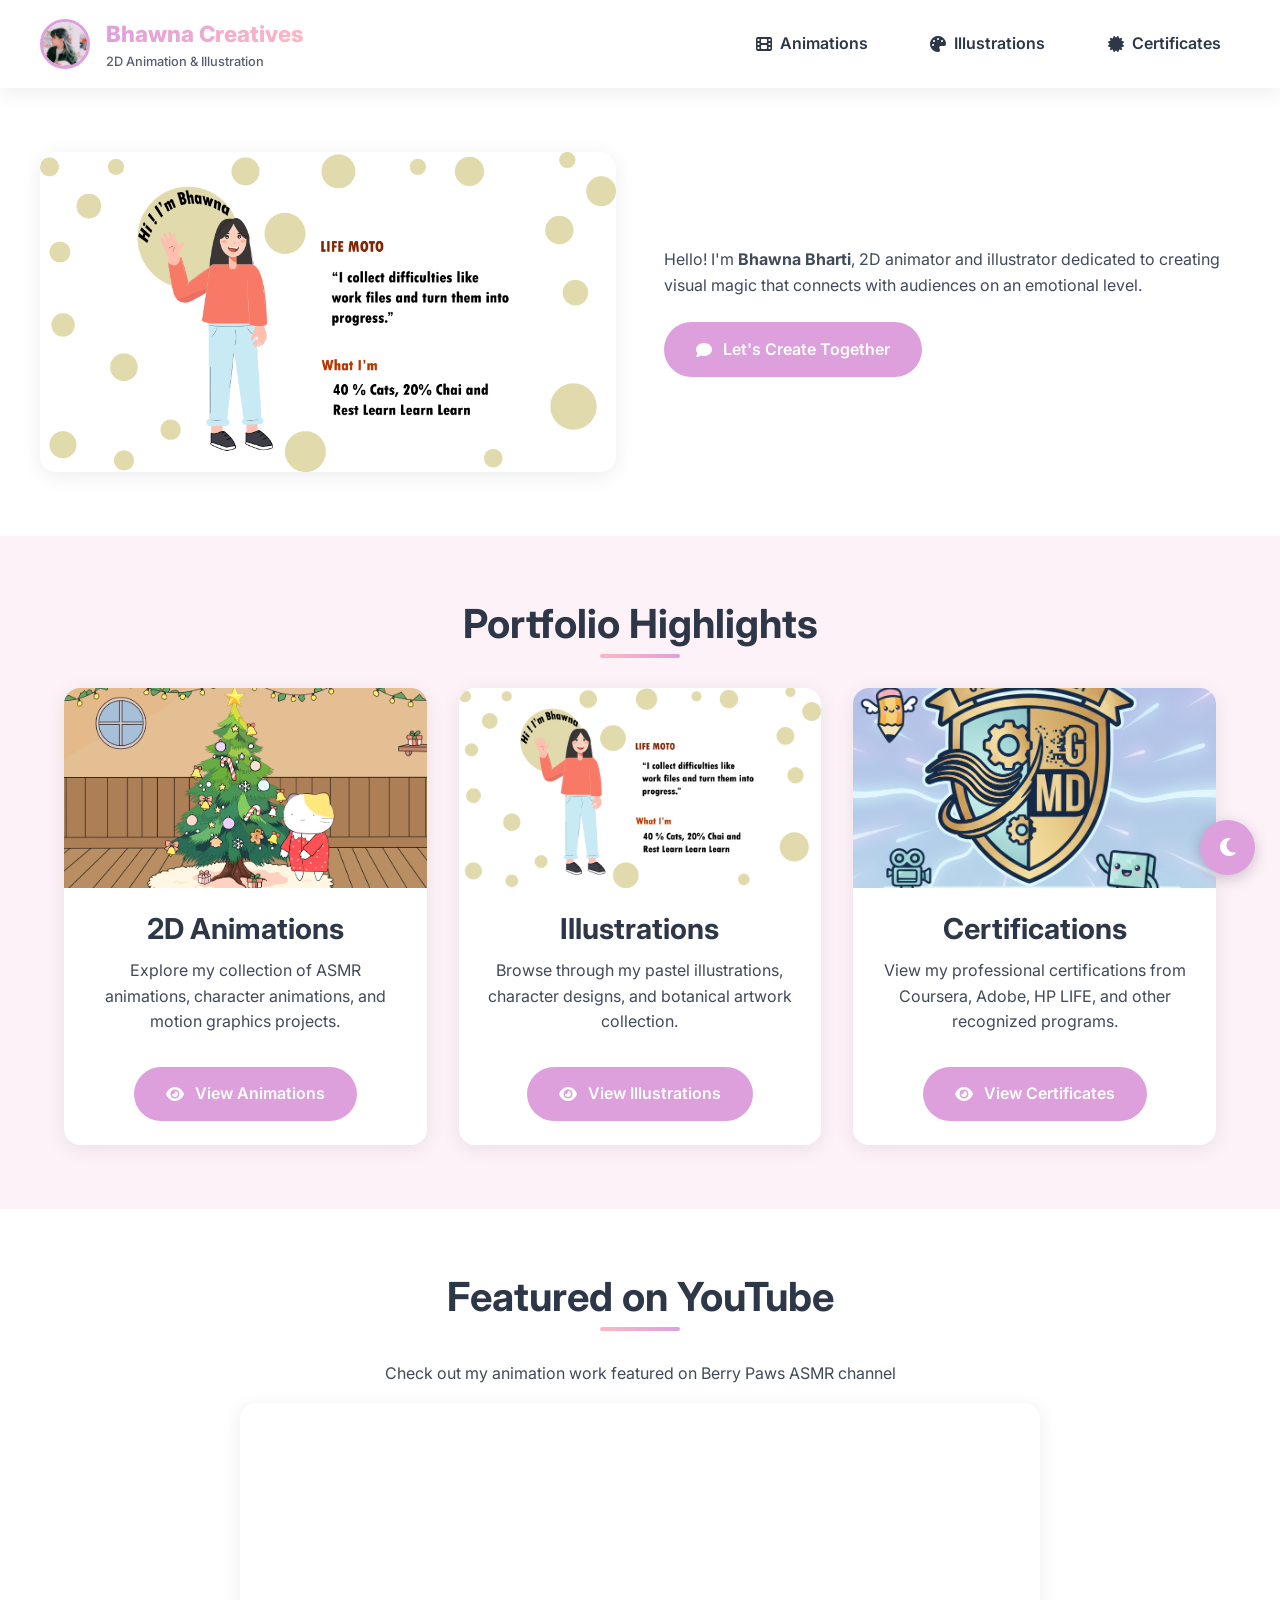
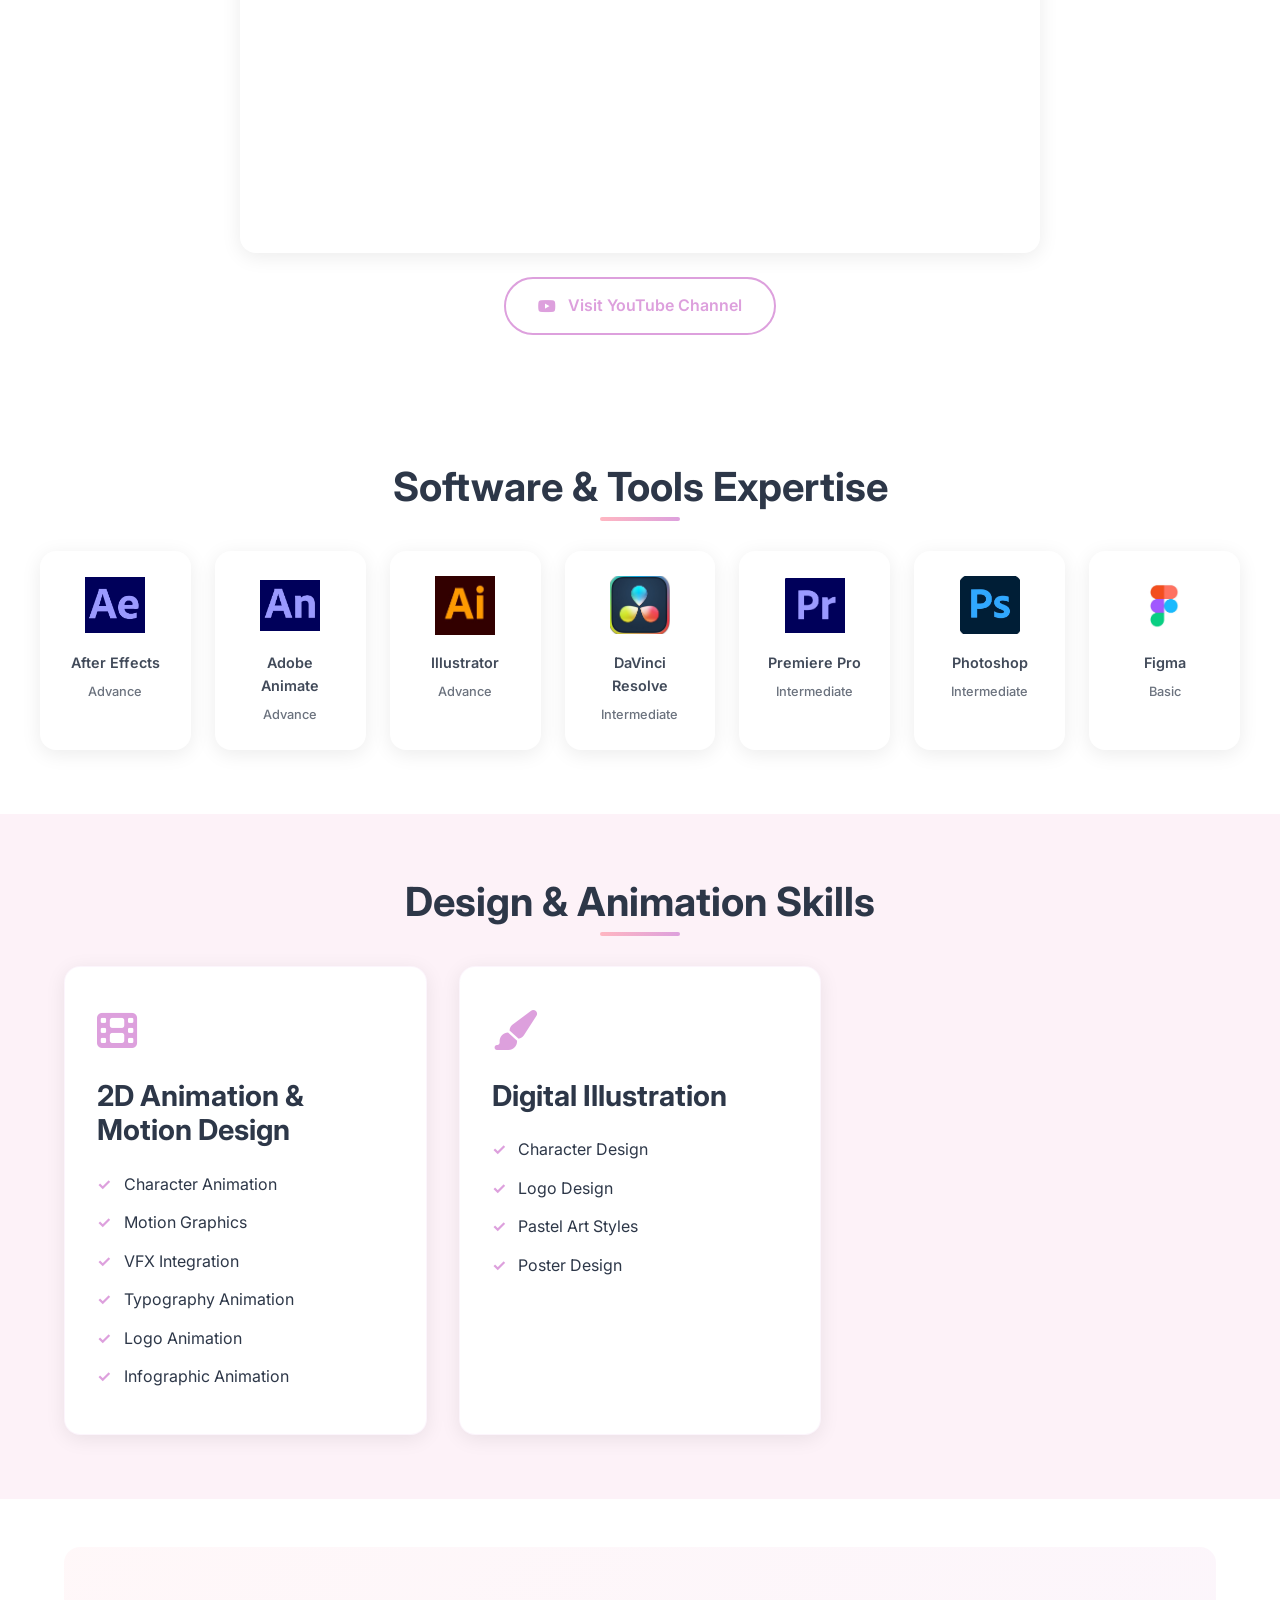
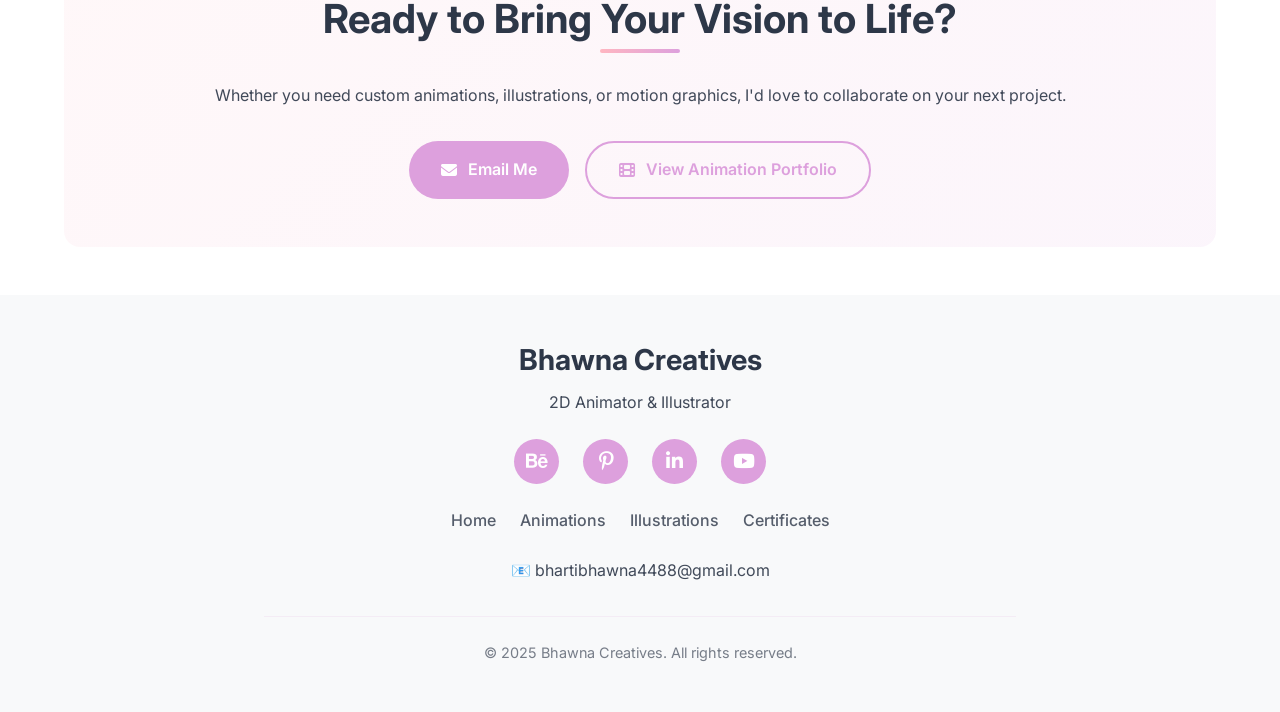
<file: index.html>
<!DOCTYPE html>
<html lang="en">
<head>
  <meta charset="UTF-8" />
  <meta name="viewport" content="width=device-width, initial-scale=1.0"/>
  <meta name="description" content="Bhawna Creatives - Professional 2D Animation, Illustration & Motion Design Portfolio">
  <title>Bhawna Creatives | 2D Animation & Illustration Portfolio</title>
  <link href="https://fonts.googleapis.com/css2?family=Inter:wght@300;400;500;600;700;800&display=swap" rel="stylesheet">
  <link rel="stylesheet" href="https://cdnjs.cloudflare.com/ajax/libs/font-awesome/6.4.0/css/all.min.css">
  <style>
    /* ===== CSS VARIABLES ===== */
    :root {
      --primary: #dda0dd;
      --primary-dark: #c97bc9;
      --secondary: #ffb6c1;
      --accent: #a0d2ff;
      --text-dark: #2d3748;
      --text-light: #f8f9fa;
      --bg-light: #ffffff;
      --bg-card: #ffffff;
      --bg-section: #fdf2f8;
      --bg-footer: #f8f9fa;
      --shadow: 0 4px 20px rgba(0, 0, 0, 0.08);
      --shadow-hover: 0 8px 30px rgba(0, 0, 0, 0.12);
      --transition: all 0.3s cubic-bezier(0.4, 0, 0.2, 1);
      --border-radius: 16px;
      --container-max: 1200px;
    }

    .dark-theme {
      --primary: #c97bc9;
      --primary-dark: #b366b3;
      --secondary: #e8a0a8;
      --accent: #6fb5ff;
      --text-dark: #f0f0f0;
      --text-light: #f0f0f0;
      --bg-light: #121212;
      --bg-card: #1e1e1e;
      --bg-section: #1a1a1a;
      --bg-footer: #1a1a1a;
      --shadow: 0 4px 20px rgba(0, 0, 0, 0.3);
      --shadow-hover: 0 8px 30px rgba(0, 0, 0, 0.4);
    }

    /* ===== RESET & BASE STYLES ===== */
    * {
      margin: 0;
      padding: 0;
      box-sizing: border-box;
    }

    html {
      scroll-behavior: smooth;
    }

    body {
      font-family: 'Inter', sans-serif;
      background-color: var(--bg-light);
      color: var(--text-dark);
      line-height: 1.6;
      transition: var(--transition);
      overflow-x: hidden;
    }

    img {
      max-width: 100%;
      height: auto;
      display: block;
    }

    h1, h2, h3, h4 {
      line-height: 1.2;
      margin-bottom: 1rem;
      font-weight: 700;
    }

    h1 {
      font-size: clamp(2.2rem, 5vw, 3.2rem);
    }

    h2 {
      font-size: clamp(1.8rem, 4vw, 2.5rem);
      text-align: center;
      margin-bottom: 2.5rem;
      position: relative;
    }

    h2:after {
      content: '';
      position: absolute;
      bottom: -10px;
      left: 50%;
      transform: translateX(-50%);
      width: 80px;
      height: 4px;
      background: linear-gradient(to right, var(--secondary), var(--primary));
      border-radius: 2px;
    }

    h3 {
      font-size: clamp(1.3rem, 3vw, 1.8rem);
      margin-bottom: 0.75rem;
    }

    p {
      margin-bottom: 1rem;
      color: var(--text-dark);
      opacity: 0.9;
    }

    a {
      text-decoration: none;
      color: inherit;
      transition: var(--transition);
    }

    .container {
      width: 100%;
      max-width: var(--container-max);
      margin: 0 auto;
      padding: 0 1.5rem;
    }

    .section {
      padding: 4rem 0;
    }

    .section-alt {
      background-color: var(--bg-section);
      padding: 4rem 0;
      border-radius: 0;
    }

    /* ===== HEADER & NAVIGATION ===== */
    .header {
      position: sticky;
      top: 0;
      z-index: 100;
      background-color: var(--bg-card);
      box-shadow: 0 4px 20px rgba(0, 0, 0, 0.08);
      transition: var(--transition);
    }

    .header-inner {
      display: flex;
      align-items: center;
      justify-content: space-between;
      padding: 1rem 0;
    }

    .logo-container {
      display: flex;
      align-items: center;
      gap: 1rem;
    }

    .logo-img {
      width: 50px;
      height: 50px;
      border-radius: 50%;
      object-fit: cover;
      border: 3px solid var(--primary);
    }

    .brand-text {
      display: flex;
      flex-direction: column;
    }

    .brand-name {
      font-weight: 800;
      font-size: 1.4rem;
      background: linear-gradient(to right, var(--primary), var(--secondary));
      -webkit-background-clip: text;
      -webkit-text-fill-color: transparent;
    }

    .brand-tagline {
      font-size: 0.8rem;
      opacity: 0.8;
      font-weight: 500;
    }

    /* Navigation */
    .nav-menu {
      display: flex;
      gap: 1.5rem;
      align-items: center;
    }

    .nav-link {
      padding: 0.6rem 1.2rem;
      border-radius: 50px;
      font-weight: 600;
      display: flex;
      align-items: center;
      gap: 0.5rem;
      transition: var(--transition);
      position: relative;
    }

    .nav-link:hover {
      background-color: var(--primary);
      color: white;
      transform: translateY(-2px);
    }

    .nav-link.active {
      background-color: var(--primary);
      color: white;
    }

    /* ===== HERO SECTION ===== */
    .hero {
      padding: 6rem 0 4rem;
      text-align: center;
      background: linear-gradient(135deg, rgba(255, 182, 193, 0.1) 0%, rgba(221, 160, 221, 0.1) 100%);
      position: relative;
      overflow: hidden;
    }

    .hero:before {
      content: '';
      position: absolute;
      top: 0;
      left: 0;
      width: 100%;
      height: 100%;
      background: url('data:image/svg+xml,<svg xmlns="http://www.w3.org/2000/svg" viewBox="0 0 100 100" preserveAspectRatio="none" opacity="0.03"><path d="M0,0 L100,0 L100,100 Z" fill="%23dda0dd"/></svg>');
      background-size: cover;
    }

    .hero-content {
      position: relative;
      z-index: 1;
      max-width: 900px;
      margin: 0 auto;
    }

    .hero h1 {
      margin-bottom: 1rem;
      background: linear-gradient(to right, var(--primary), var(--secondary));
      -webkit-background-clip: text;
      -webkit-text-fill-color: transparent;
    }

    .hero-subtitle {
      font-size: clamp(1.1rem, 3vw, 1.4rem);
      font-weight: 500;
      margin-bottom: 2rem;
      opacity: 0.9;
      max-width: 700px;
      margin-left: auto;
      margin-right: auto;
    }

    .hero-cta {
      display: flex;
      justify-content: center;
      flex-wrap: wrap;
      gap: 1rem;
      margin-top: 2.5rem;
    }

    /* ===== ABOUT SECTION ===== */
    .about-grid {
      display: grid;
      grid-template-columns: 1fr 1fr;
      gap: 3rem;
      align-items: center;
    }

    .about-image {
      border-radius: var(--border-radius);
      overflow: hidden;
      box-shadow: var(--shadow);
    }

    .about-image img {
      width: 100%;
      height: auto;
      transition: transform 0.5s ease;
    }

    .about-image:hover img {
      transform: scale(1.05);
    }

    .about-text h2 {
      text-align: left;
    }

    .about-text h2:after {
      left: 0;
      transform: none;
    }

    /* ===== SKILLS SECTION ===== */
    .skills-grid {
      display: grid;
      grid-template-columns: repeat(auto-fill, minmax(350px, 1fr));
      gap: 2rem;
      margin-top: 2rem;
    }

    .skill-card {
      background-color: var(--bg-card);
      border-radius: var(--border-radius);
      padding: 2rem;
      box-shadow: var(--shadow);
      transition: var(--transition);
      border: 1px solid rgba(221, 160, 221, 0.1);
    }

    .skill-card:hover {
      transform: translateY(-8px);
      box-shadow: var(--shadow-hover);
      border-color: var(--primary);
    }

    .skill-icon {
      font-size: 2.5rem;
      margin-bottom: 1rem;
      color: var(--primary);
    }

    .skill-list {
      list-style: none;
      margin-top: 1.5rem;
    }

    .skill-list li {
      margin-bottom: 0.8rem;
      display: flex;
      align-items: center;
      gap: 0.8rem;
    }

    .skill-list li:before {
      content: '✓';
      color: var(--primary);
      font-weight: bold;
    }

    /* ===== SOFTWARE TOOLS SECTION ===== */
    .software-grid {
      display: grid;
      grid-template-columns: repeat(auto-fill, minmax(150px, 1fr));
      gap: 1.5rem;
      margin-top: 2rem;
    }

    .software-card {
      background-color: var(--bg-card);
      border-radius: var(--border-radius);
      padding: 1.5rem;
      display: flex;
      flex-direction: column;
      align-items: center;
      text-align: center;
      box-shadow: var(--shadow);
      transition: var(--transition);
    }

    .software-card:hover {
      transform: translateY(-5px);
      box-shadow: var(--shadow-hover);
    }

    .software-card img {
      width: 60px;
      height: 60px;
      object-fit: contain;
      margin-bottom: 1rem;
    }

    .software-card p {
      font-weight: 600;
      font-size: 0.9rem;
      margin-bottom: 0.5rem;
    }

    .skill-level {
      font-size: 0.8rem;
      opacity: 0.7;
      font-weight: 500;
    }

    /* ===== PORTFOLIO PREVIEW ===== */
    .portfolio-preview {
      display: grid;
      grid-template-columns: repeat(auto-fill, minmax(300px, 1fr));
      gap: 2rem;
      margin-top: 2rem;
    }

    .portfolio-card {
      background-color: var(--bg-card);
      border-radius: var(--border-radius);
      overflow: hidden;
      box-shadow: var(--shadow);
      transition: var(--transition);
      text-align: center;
    }

    .portfolio-card:hover {
      transform: translateY(-8px);
      box-shadow: var(--shadow-hover);
    }

    .portfolio-image {
      height: 200px;
      overflow: hidden;
    }

    .portfolio-image img {
      width: 100%;
      height: 100%;
      object-fit: cover;
      transition: transform 0.5s ease;
    }

    .portfolio-card:hover .portfolio-image img {
      transform: scale(1.05);
    }

    .portfolio-content {
      padding: 1.5rem;
    }

    /* ===== YOUTUBE SECTION ===== */
    .youtube-container {
      max-width: 800px;
      margin: 0 auto;
      text-align: center;
    }

    .youtube-embed {
      position: relative;
      width: 100%;
      padding-bottom: 56.25%; /* 16:9 Aspect Ratio */
      height: 0;
      overflow: hidden;
      border-radius: var(--border-radius);
      box-shadow: var(--shadow);
      margin-bottom: 1.5rem;
    }

    .youtube-embed iframe {
      position: absolute;
      top: 0;
      left: 0;
      width: 100%;
      height: 100%;
      border: none;
    }

    /* ===== CONTACT SECTION ===== */
    .contact-section {
      text-align: center;
      background: linear-gradient(135deg, rgba(255, 182, 193, 0.1) 0%, rgba(221, 160, 221, 0.1) 100%);
      border-radius: var(--border-radius);
      padding: 3rem;
      margin: 3rem 0;
    }

    .contact-buttons {
      display: flex;
      justify-content: center;
      flex-wrap: wrap;
      gap: 1rem;
      margin-top: 2rem;
    }

    /* ===== BUTTONS ===== */
    .btn {
      padding: 0.9rem 2rem;
      border-radius: 50px;
      font-weight: 600;
      display: inline-flex;
      align-items: center;
      gap: 0.7rem;
      transition: var(--transition);
      border: none;
      cursor: pointer;
      font-size: 1rem;
    }

    .btn-primary {
      background-color: var(--primary);
      color: white;
    }

    .btn-primary:hover {
      background-color: var(--primary-dark);
      transform: translateY(-3px);
      box-shadow: 0 8px 20px rgba(221, 160, 221, 0.3);
    }

    .btn-secondary {
      background-color: transparent;
      border: 2px solid var(--primary);
      color: var(--primary);
    }

    .btn-secondary:hover {
      background-color: var(--primary);
      color: white;
      transform: translateY(-3px);
    }

    /* ===== FOOTER ===== */
    .footer {
      background-color: var(--bg-footer);
      padding: 3rem 0 2rem;
      text-align: center;
    }

    .footer-content {
      max-width: 800px;
      margin: 0 auto;
    }

    .social-links {
      display: flex;
      justify-content: center;
      gap: 1.5rem;
      margin: 1.5rem 0;
    }

    .social-link {
      width: 45px;
      height: 45px;
      background-color: var(--primary);
      color: white;
      border-radius: 50%;
      display: flex;
      align-items: center;
      justify-content: center;
      font-size: 1.2rem;
      transition: var(--transition);
    }

    .social-link:hover {
      background-color: var(--primary-dark);
      transform: translateY(-3px);
    }

    .footer-links {
      display: flex;
      justify-content: center;
      flex-wrap: wrap;
      gap: 1.5rem;
      margin: 1.5rem 0;
    }

    .footer-link {
      color: var(--text-dark);
      font-weight: 500;
      opacity: 0.8;
    }

    .footer-link:hover {
      color: var(--primary);
      opacity: 1;
    }

    .copyright {
      margin-top: 2rem;
      padding-top: 1.5rem;
      border-top: 1px solid rgba(221, 160, 221, 0.2);
      font-size: 0.9rem;
      opacity: 0.7;
    }

    /* ===== DARK MODE TOGGLE ===== */
    .theme-toggle {
      position: fixed;
      bottom: 25px;
      right: 25px;
      width: 55px;
      height: 55px;
      border-radius: 50%;
      background-color: var(--primary);
      color: white;
      border: none;
      cursor: pointer;
      display: flex;
      align-items: center;
      justify-content: center;
      font-size: 1.3rem;
      box-shadow: 0 4px 15px rgba(0, 0, 0, 0.2);
      z-index: 99;
      transition: var(--transition);
    }

    .theme-toggle:hover {
      transform: scale(1.1);
    }

    /* ===== RESPONSIVE DESIGN ===== */
    @media (max-width: 992px) {
      .nav-menu {
        gap: 1rem;
      }
      
      .about-grid {
        grid-template-columns: 1fr;
        gap: 2rem;
      }
      
      .about-text h2 {
        text-align: center;
      }
      
      .about-text h2:after {
        left: 50%;
        transform: translateX(-50%);
      }
      
      .skills-grid, .portfolio-preview {
        grid-template-columns: repeat(auto-fill, minmax(300px, 1fr));
      }
    }

    @media (max-width: 768px) {
      .header-inner {
        flex-direction: column;
        gap: 1rem;
      }
      
      .nav-menu {
        width: 100%;
        justify-content: center;
        flex-wrap: wrap;
      }
      
      .section {
        padding: 3rem 0;
      }
      
      .section-alt {
        padding: 3rem 0;
      }
      
      .contact-section {
        padding: 2rem;
      }
      
      .software-grid {
        grid-template-columns: repeat(auto-fill, minmax(120px, 1fr));
      }
      
      .theme-toggle {
        bottom: 20px;
        right: 20px;
        width: 50px;
        height: 50px;
      }
    }

    @media (max-width: 576px) {
      .skills-grid, .portfolio-preview {
        grid-template-columns: 1fr;
      }
      
      .nav-menu {
        flex-direction: column;
        align-items: center;
      }
      
      .nav-link {
        width: 100%;
        justify-content: center;
      }
      
      .hero-cta, .contact-buttons {
        flex-direction: column;
        align-items: center;
      }
      
      .btn {
        width: 100%;
        justify-content: center;
      }
      
      .software-grid {
        grid-template-columns: repeat(2, 1fr);
      }
    }
  </style>
</head>
<body>
  <!-- HEADER & NAVIGATION -->
  <header class="header">
    <div class="container header-inner">
      <div class="logo-container">
        <img src="me.png" alt="Bhawna Creatives Logo" class="logo-img" />
        <div class="brand-text">
          <div class="brand-name">Bhawna Creatives</div>
          <div class="brand-tagline">2D Animation & Illustration</div>
        </div>
      </div>
      
      <nav class="nav-menu">
        
        <a href="animations.html" class="nav-link">
          <i class="fas fa-film"></i> Animations
        </a>
        <a href="illustrations.html" class="nav-link">
          <i class="fas fa-palette"></i> Illustrations
        </a>
        <a href="certificates.html" class="nav-link">
          <i class="fas fa-certificate"></i> Certificates
        </a>
      </nav>
    </div>
  </header>

  <!-- ABOUT SECTION -->
  <section class="section container">
    <div class="about-grid">
      <div class="about-image">
        <img src="BP1.png" alt="Bhawna Bharti - Illustrator & Animator">
      </div>
      <div class="about-text">
        <p>Hello! I'm <strong>Bhawna Bharti</strong>, 2D animator and illustrator dedicated to creating visual magic that connects with audiences on an emotional level.</p>

        <div style="margin-top: 1.5rem;">
          <a href="mailto:bhartibhawna4488@gmail.com" class="btn btn-primary">
            <i class="fas fa-comment"></i> Let's Create Together
          </a>
        </div>
      </div>
    </div>
  </section>

 
 
  <!-- PORTFOLIO PREVIEW -->
  <section class="section-alt">
    <div class="container">
      <h2>Portfolio Highlights</h2>
      <div class="portfolio-preview">
        <!-- Animation Preview -->
        <div class="portfolio-card">
          <div class="portfolio-image">
            <img src="b4.png">
          </div>
          <div class="portfolio-content">
            <h3>2D Animations</h3>
            <p>Explore my collection of ASMR animations, character animations, and motion graphics projects.</p>
            <a href="animations.html" class="btn btn-primary" style="margin-top: 1rem;">
              <i class="fas fa-eye"></i> View Animations
            </a>
          </div>
        </div>

        <!-- Illustration Preview -->
        <div class="portfolio-card">
          <div class="portfolio-image">
            <img src="BP1.png" alt="Illustration Projects">
          </div>
          <div class="portfolio-content">
            <h3>Illustrations</h3>
            <p>Browse through my pastel illustrations, character designs, and botanical artwork collection.</p>
            <a href="illustrations.html" class="btn btn-primary" style="margin-top: 1rem;">
              <i class="fas fa-eye"></i> View Illustrations
            </a>
          </div>
        </div>

        <!-- Certificates Preview -->
        <div class="portfolio-card">
          <div class="portfolio-image">
            <img src="ct.png" alt="Certificates">
          </div>
          <div class="portfolio-content">
            <h3>Certifications</h3>
            <p>View my professional certifications from Coursera, Adobe, HP LIFE, and other recognized programs.</p>
            <a href="certificates.html" class="btn btn-primary" style="margin-top: 1rem;">
              <i class="fas fa-eye"></i> View Certificates
            </a>
          </div>
        </div>
      </div>
    </div>
  </section>

  <!-- YOUTUBE SECTION -->
  <section class="section container">
    <div class="youtube-container">
      <h2>Featured on YouTube</h2>
      <p>Check out my animation work featured on Berry Paws ASMR channel</p>
      <div class="youtube-embed">
       <iframe width="560" height="315" src="https://www.youtube.com/embed/RCdTBw1RlYc" title="YouTube video player" frameborder="0" allow="accelerometer; autoplay; clipboard-write; encrypted-media; gyroscope; picture-in-picture; web-share" allowfullscreen></iframe>
      </div>
      <a href="https://youtube.com/@berrypawsasmr" target="_blank" class="btn btn-secondary">
        <i class="fab fa-youtube"></i> Visit YouTube Channel
      </a>
    </div>
  </section>


           <!-- SOFTWARE TOOLS SECTION -->
  <section class="section container">
    <h2>Software & Tools Expertise</h2>
    <div class="software-grid">
     
      <div class="software-card">
        <img src="s3.png" alt="After Effects">
        <p>After Effects</p>
        <span class="skill-level">Advance</span>
      </div>
       <div class="software-card">
        <img src="s1.png" alt="Adobe Animate">
        <p>Adobe Animate</p>
        <span class="skill-level">Advance</span>
      </div>
      <div class="software-card">
        <img src="s2.png" alt="Illustrator">
        <p>Illustrator</p>
        <span class="skill-level">Advance</span>
      </div>
      <div class="software-card">
        <img src="s4.png" alt="DaVinci Resolve">
        <p>DaVinci Resolve</p>
        <span class="skill-level">Intermediate</span>
      </div>
      <div class="software-card">
        <img src="s5.png" alt="Premiere Pro">
        <p>Premiere Pro</p>
        <span class="skill-level">Intermediate</span>
      </div>
      <div class="software-card">
        <img src="s6.png" alt="Photoshop">
        <p>Photoshop</p>
        <span class="skill-level">Intermediate</span>
      </div>
      <div class="software-card">
        <img src="s7.png" alt="Figma">
        <p>Figma</p>
        <span class="skill-level">Basic</span>
      </div>
    </div>
  </section>


   <!-- SKILLS SECTION -->
  <section class="section-alt">
    <div class="container">
      <h2>Design & Animation Skills</h2>
      <div class="skills-grid">
        <!-- Skill 1: 2D Animation -->
        <div class="skill-card">
          <div class="skill-icon">
            <i class="fas fa-film"></i>
          </div>
          <h3>2D Animation & Motion Design</h3>
          <ul class="skill-list">
            <li>Character Animation</li>
            <li>Motion Graphics</li>
            <li>VFX Integration</li>
            <li>Typography Animation</li>
            <li>Logo Animation</li>
            <li>Infographic Animation</li>
          </ul>
        </div>

        <!-- Skill 2: Illustration -->
        <div class="skill-card">
          <div class="skill-icon">
            <i class="fas fa-paint-brush"></i>
          </div>
          <h3>Digital Illustration</h3>
          <ul class="skill-list">
            <li>Character Design</li>
            <li>Logo Design</li>
            <li>Pastel Art Styles</li>
            <li>Poster Design</li>
          </ul>
        </div>

      
      </div>
    </div>
  </section>

  <!-- CONTACT SECTION -->
  <section class="container">
    <div class="contact-section">
      <h2>Ready to Bring Your Vision to Life?</h2>
      <p>Whether you need custom animations, illustrations, or motion graphics, I'd love to collaborate on your next project.</p>
      <div class="contact-buttons">
        <a href="mailto:bhartibhawna4488@gmail.com" class="btn btn-primary">
          <i class="fas fa-envelope"></i> Email Me
        </a>
        <a href="animations.html" class="btn btn-secondary">
          <i class="fas fa-film"></i> View Animation Portfolio
        </a>
      </div>
    </div>
  </section>

  <!-- FOOTER -->
  <footer class="footer">
    <div class="container footer-content">
      <h3>Bhawna Creatives</h3>
      <p>2D Animator & Illustrator</p>
      
      <div class="social-links">
        <a href="https://www.behance.net/bhawnabharti48" target="_blank" class="social-link" aria-label="Behance">
          <i class="fab fa-behance"></i>
        </a>
        <a href="https://pin.it/7BvtTQsCY" target="_blank" class="social-link" aria-label="Pinterest">
          <i class="fab fa-pinterest-p"></i>
        </a>
        <a href="https://www.linkedin.com/in/bhawna-bharti-25ba2a316" target="_blank" class="social-link" aria-label="LinkedIn">
          <i class="fab fa-linkedin-in"></i>
        </a>
        <a href="https://youtube.com/@berrypawsasmr" target="_blank" class="social-link" aria-label="YouTube">
          <i class="fab fa-youtube"></i>
        </a>
      </div>
      
      <div class="footer-links">
        <a href="#" class="footer-link">Home</a>
        <a href="animations.html" class="footer-link">Animations</a>
        <a href="illustrations.html" class="footer-link">Illustrations</a>
        <a href="certificates.html" class="footer-link">Certificates</a>
      </div>
      
      <p>📧 bhartibhawna4488@gmail.com</p>
      <div class="copyright">
        <p>© 2025 Bhawna Creatives. All rights reserved.</p>
      </div>
    </div>
  </footer>

  <!-- DARK MODE TOGGLE -->
  <button class="theme-toggle" aria-label="Toggle dark mode">
    <i class="fas fa-moon"></i>
  </button>

  <!-- JAVASCRIPT -->
  <script>
    // Theme Toggle Functionality
    const themeToggle = document.querySelector('.theme-toggle');
    const themeIcon = themeToggle.querySelector('i');
    
    // Check for saved theme preference or default to light
    if (localStorage.getItem('theme') === 'dark') {
      document.body.classList.add('dark-theme');
      themeIcon.classList.remove('fa-moon');
      themeIcon.classList.add('fa-sun');
    }
    
    // Toggle theme function
    function toggleTheme() {
      document.body.classList.toggle('dark-theme');
      
      if (document.body.classList.contains('dark-theme')) {
        localStorage.setItem('theme', 'dark');
        themeIcon.classList.remove('fa-moon');
        themeIcon.classList.add('fa-sun');
      } else {
        localStorage.setItem('theme', 'light');
        themeIcon.classList.remove('fa-sun');
        themeIcon.classList.add('fa-moon');
      }
    }
    
    themeToggle.addEventListener('click', toggleTheme);
    
    // Smooth scrolling for anchor links
    document.querySelectorAll('a[href^="#"]').forEach(anchor => {
      anchor.addEventListener('click', function(e) {
        e.preventDefault();
        
        const targetId = this.getAttribute('href');
        if (targetId === '#') return;
        
        const targetElement = document.querySelector(targetId);
        if (targetElement) {
          window.scrollTo({
            top: targetElement.offsetTop - 80,
            behavior: 'smooth'
          });
        }
      });
    });
    
    // Active navigation link highlighting
    const navLinks = document.querySelectorAll('.nav-link');
    
    navLinks.forEach(link => {
      if (link.href === window.location.href) {
        link.classList.add('active');
      } else {
        link.classList.remove('active');
      }
    });
  </script>
  
  <!-- Elfsight AI Chatbot | Help Buddy -->
<script src="https://elfsightcdn.com/platform.js" async></script>
<div class="elfsight-app-234bba53-8c3f-4688-9fcc-647f7eaf0353" data-elfsight-app-lazy></div>
  
</body>
</html>
</file>
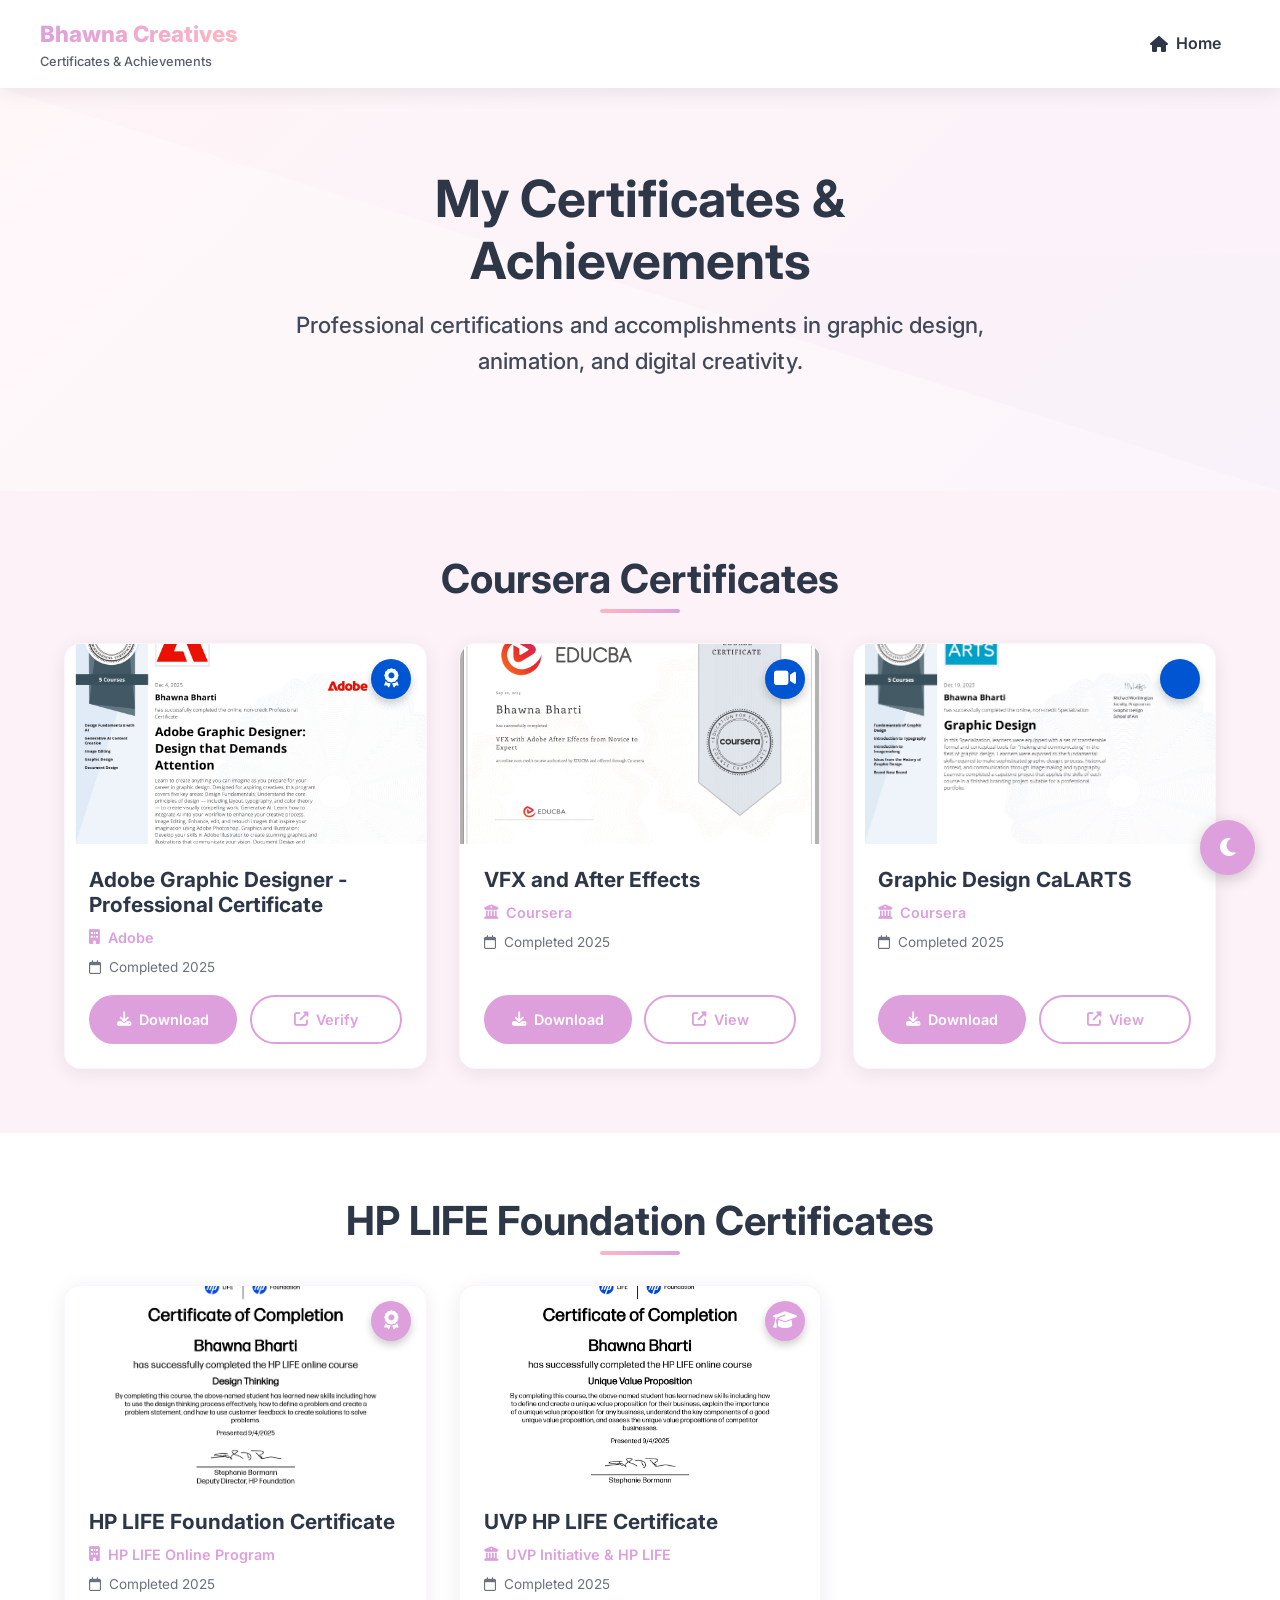
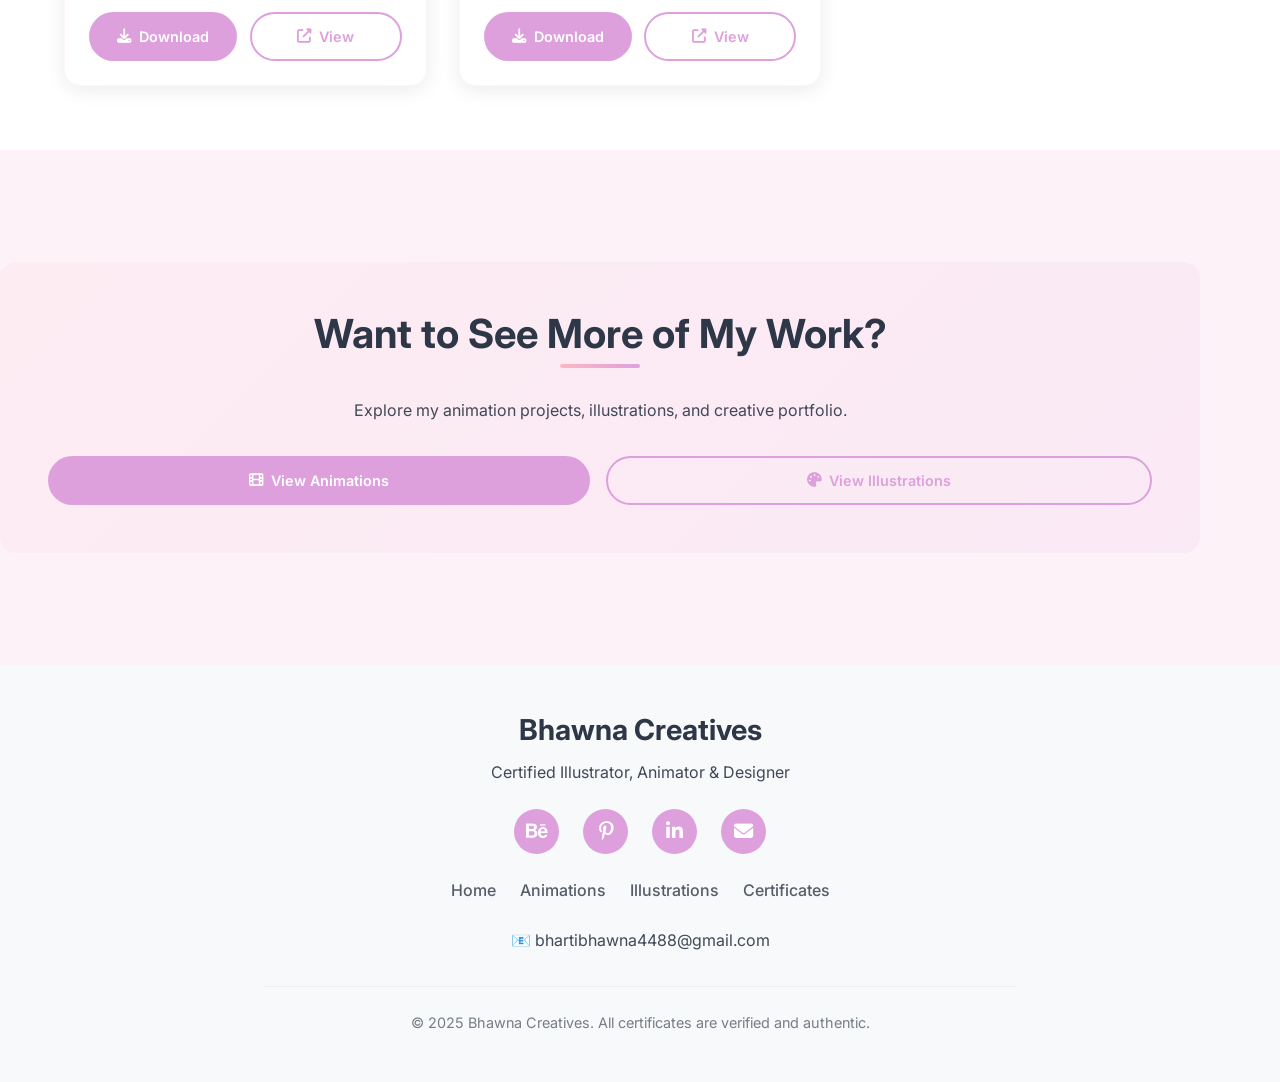
<file: certificates.html>
<!DOCTYPE html>
<html lang="en">
<head>
  <meta charset="UTF-8" />
  <meta name="viewport" content="width=device-width, initial-scale=1.0"/>
  <meta name="description" content="Professional Certificates & Achievements | Bhawna Creatives">
  <title>📜 Certificates & Achievements | Bhawna Creatives</title>
  <link href="https://fonts.googleapis.com/css2?family=Inter:wght@300;400;500;600;700;800&display=swap" rel="stylesheet">
  <link rel="stylesheet" href="https://cdnjs.cloudflare.com/ajax/libs/font-awesome/6.4.0/css/all.min.css">
  <style>
    /* ===== CSS VARIABLES ===== */
    :root {
      --primary: #dda0dd;
      --primary-dark: #c97bc9;
      --secondary: #ffb6c1;
      --accent: #a0d2ff;
      --text-dark: #2d3748;
      --text-light: #f8f9fa;
      --bg-light: #ffffff;
      --bg-card: #ffffff;
      --bg-section: #fdf2f8;
      --bg-footer: #f8f9fa;
      --shadow: 0 4px 20px rgba(0, 0, 0, 0.08);
      --shadow-hover: 0 8px 30px rgba(0, 0, 0, 0.12);
      --transition: all 0.3s cubic-bezier(0.4, 0, 0.2, 1);
      --border-radius: 16px;
      --container-max: 1200px;
    }

    .dark-theme {
      --primary: #c97bc9;
      --primary-dark: #b366b3;
      --secondary: #e8a0a8;
      --accent: #6fb5ff;
      --text-dark: #f0f0f0;
      --text-light: #f0f0f0;
      --bg-light: #121212;
      --bg-card: #1e1e1e;
      --bg-section: #1a1a1a;
      --bg-footer: #1a1a1a;
      --shadow: 0 4px 20px rgba(0, 0, 0, 0.3);
      --shadow-hover: 0 8px 30px rgba(0, 0, 0, 0.4);
    }

    /* ===== RESET & BASE STYLES ===== */
    * {
      margin: 0;
      padding: 0;
      box-sizing: border-box;
    }

    html {
      scroll-behavior: smooth;
    }

    body {
      font-family: 'Inter', sans-serif;
      background-color: var(--bg-light);
      color: var(--text-dark);
      line-height: 1.6;
      transition: var(--transition);
      overflow-x: hidden;
    }

    img {
      max-width: 100%;
      height: auto;
      display: block;
    }

    h1, h2, h3, h4 {
      line-height: 1.2;
      margin-bottom: 1rem;
      font-weight: 700;
    }

    h1 {
      font-size: clamp(2.2rem, 5vw, 3.2rem);
    }

    h2 {
      font-size: clamp(1.8rem, 4vw, 2.5rem);
      text-align: center;
      margin-bottom: 2.5rem;
      position: relative;
    }

    h2:after {
      content: '';
      position: absolute;
      bottom: -10px;
      left: 50%;
      transform: translateX(-50%);
      width: 80px;
      height: 4px;
      background: linear-gradient(to right, var(--secondary), var(--primary));
      border-radius: 2px;
    }

    h3 {
      font-size: clamp(1.3rem, 3vw, 1.8rem);
      margin-bottom: 0.75rem;
    }

    p {
      margin-bottom: 1rem;
      color: var(--text-dark);
      opacity: 0.9;
    }

    a {
      text-decoration: none;
      color: inherit;
      transition: var(--transition);
    }

    .container {
      width: 100%;
      max-width: var(--container-max);
      margin: 0 auto;
      padding: 0 1.5rem;
    }

    .section {
      padding: 4rem 0;
    }

    .section-alt {
      background-color: var(--bg-section);
      padding: 4rem 0;
      border-radius: 0;
    }

    /* ===== HEADER & NAVIGATION ===== */
    .header {
      position: sticky;
      top: 0;
      z-index: 100;
      background-color: var(--bg-card);
      box-shadow: 0 4px 20px rgba(0, 0, 0, 0.08);
      transition: var(--transition);
    }

    .header-inner {
      display: flex;
      align-items: center;
      justify-content: space-between;
      padding: 1rem 0;
    }

    .logo-container {
      display: flex;
      align-items: center;
      gap: 1rem;
    }

    .brand-text {
      display: flex;
      flex-direction: column;
    }

    .brand-name {
      font-weight: 800;
      font-size: 1.4rem;
      background: linear-gradient(to right, var(--primary), var(--secondary));
      -webkit-background-clip: text;
      -webkit-text-fill-color: transparent;
    }

    .brand-tagline {
      font-size: 0.8rem;
      opacity: 0.8;
      font-weight: 500;
    }

    /* Navigation */
    .nav-menu {
      display: flex;
      gap: 1.5rem;
      align-items: center;
    }

    .nav-link {
      padding: 0.6rem 1.2rem;
      border-radius: 50px;
      font-weight: 600;
      display: flex;
      align-items: center;
      gap: 0.5rem;
      transition: var(--transition);
      position: relative;
    }

    .nav-link:hover {
      background-color: var(--primary);
      color: white;
      transform: translateY(-2px);
    }

    .nav-link.active {
      background-color: var(--primary);
      color: white;
    }

    /* ===== HERO SECTION ===== */
    .hero {
      padding: 5rem 0;
      text-align: center;
      background: linear-gradient(135deg, rgba(255, 182, 193, 0.1) 0%, rgba(221, 160, 221, 0.1) 100%);
      position: relative;
      overflow: hidden;
    }

    .hero:before {
      content: '';
      position: absolute;
      top: 0;
      left: 0;
      width: 100%;
      height: 100%;
      background: url('data:image/svg+xml,<svg xmlns="http://www.w3.org/2000/svg" viewBox="0 0 100 100" preserveAspectRatio="none" opacity="0.03"><path d="M0,0 L100,0 L100,100 Z" fill="%23dda0dd"/></svg>');
      background-size: cover;
    }

    .hero-content {
      position: relative;
      z-index: 1;
      max-width: 800px;
      margin: 0 auto;
    }

    .hero h1 {
      margin-bottom: 1rem;
    }

    .hero-subtitle {
      font-size: clamp(1.1rem, 3vw, 1.4rem);
      font-weight: 500;
      margin-bottom: 2rem;
      opacity: 0.9;
    }

    /* ===== CERTIFICATE GRID ===== */
    .certificates-grid {
      display: grid;
      grid-template-columns: repeat(auto-fill, minmax(350px, 1fr));
      gap: 2rem;
      margin-top: 2rem;
    }

    .certificate-card {
      background-color: var(--bg-card);
      border-radius: var(--border-radius);
      overflow: hidden;
      box-shadow: var(--shadow);
      transition: var(--transition);
      border: 1px solid rgba(221, 160, 221, 0.1);
      height: 100%;
      display: flex;
      flex-direction: column;
    }

    .certificate-card:hover {
      transform: translateY(-8px);
      box-shadow: var(--shadow-hover);
      border-color: var(--primary);
    }

    .certificate-image {
      height: 200px;
      overflow: hidden;
      position: relative;
    }

    .certificate-image img {
      width: 100%;
      height: 100%;
      object-fit: cover;
      transition: transform 0.5s ease;
    }

    .certificate-card:hover .certificate-image img {
      transform: scale(1.05);
    }

    .certificate-badge {
      position: absolute;
      top: 15px;
      right: 15px;
      background-color: var(--primary);
      color: white;
      width: 40px;
      height: 40px;
      border-radius: 50%;
      display: flex;
      align-items: center;
      justify-content: center;
      font-size: 1.2rem;
      box-shadow: 0 4px 8px rgba(0, 0, 0, 0.2);
    }

    .certificate-content {
      padding: 1.5rem;
      flex-grow: 1;
      display: flex;
      flex-direction: column;
    }

    .certificate-title {
      font-size: 1.3rem;
      font-weight: 700;
      margin-bottom: 0.5rem;
      color: var(--text-dark);
    }

    .certificate-issuer {
      font-size: 0.9rem;
      color: var(--primary);
      font-weight: 600;
      margin-bottom: 0.5rem;
      display: flex;
      align-items: center;
      gap: 0.5rem;
    }

    .certificate-description {
      font-size: 0.95rem;
      opacity: 0.8;
      margin-bottom: 1rem;
      flex-grow: 1;
    }

    .certificate-date {
      font-size: 0.85rem;
      opacity: 0.7;
      margin-bottom: 1rem;
      display: flex;
      align-items: center;
      gap: 0.5rem;
    }

    .certificate-actions {
      display: flex;
      gap: 0.8rem;
      margin-top: auto;
    }

    .btn {
      padding: 0.7rem 1.5rem;
      border-radius: 50px;
      font-weight: 600;
      display: inline-flex;
      align-items: center;
      gap: 0.5rem;
      transition: var(--transition);
      border: none;
      cursor: pointer;
      font-size: 0.9rem;
    }

    .btn-primary {
      background-color: var(--primary);
      color: white;
      flex: 1;
      justify-content: center;
    }

    .btn-primary:hover {
      background-color: var(--primary-dark);
      transform: translateY(-2px);
      box-shadow: 0 6px 12px rgba(221, 160, 221, 0.3);
    }

    .btn-outline {
      background-color: transparent;
      border: 2px solid var(--primary);
      color: var(--primary);
      flex: 1;
      justify-content: center;
    }

    .btn-outline:hover {
      background-color: var(--primary);
      color: white;
      transform: translateY(-2px);
    }

    /* ===== COURSERA CERTIFICATES SECTION ===== */
    .coursera-grid {
      display: grid;
      grid-template-columns: repeat(auto-fill, minmax(300px, 1fr));
      gap: 2rem;
      margin-top: 2rem;
    }

    .coursera-card {
      background-color: var(--bg-card);
      border-radius: var(--border-radius);
      overflow: hidden;
      box-shadow: var(--shadow);
      transition: var(--transition);
      border: 1px solid rgba(221, 160, 221, 0.1);
      height: 100%;
      display: flex;
      flex-direction: column;
    }

    .coursera-card:hover {
      transform: translateY(-8px);
      box-shadow: var(--shadow-hover);
      border-color: var(--primary);
    }

    .coursera-image {
      height: 200px;
      overflow: hidden;
      position: relative;
    }

    .coursera-image img {
      width: 100%;
      height: 100%;
      object-fit: cover;
      transition: transform 0.5s ease;
    }

    .coursera-card:hover .coursera-image img {
      transform: scale(1.05);
    }

    .coursera-badge {
      position: absolute;
      top: 15px;
      right: 15px;
      background-color: #0056d2;
      color: white;
      width: 40px;
      height: 40px;
      border-radius: 50%;
      display: flex;
      align-items: center;
      justify-content: center;
      font-size: 1.2rem;
      box-shadow: 0 4px 8px rgba(0, 0, 0, 0.2);
    }

    .coursera-content {
      padding: 1.5rem;
      flex-grow: 1;
      display: flex;
      flex-direction: column;
    }

    /* ===== CTA SECTION ===== */
    .cta-section {
      text-align: center;
      background: linear-gradient(135deg, rgba(255, 182, 193, 0.1) 0%, rgba(221, 160, 221, 0.1) 100%);
      border-radius: var(--border-radius);
      padding: 3rem;
      margin: 3rem 0;
    }

    .cta-buttons {
      display: flex;
      justify-content: center;
      flex-wrap: wrap;
      gap: 1rem;
      margin-top: 2rem;
    }

    /* ===== FOOTER ===== */
    .footer {
      background-color: var(--bg-footer);
      padding: 3rem 0 2rem;
      text-align: center;
    }

    .footer-content {
      max-width: 800px;
      margin: 0 auto;
    }

    .social-links {
      display: flex;
      justify-content: center;
      gap: 1.5rem;
      margin: 1.5rem 0;
    }

    .social-link {
      width: 45px;
      height: 45px;
      background-color: var(--primary);
      color: white;
      border-radius: 50%;
      display: flex;
      align-items: center;
      justify-content: center;
      font-size: 1.2rem;
      transition: var(--transition);
    }

    .social-link:hover {
      background-color: var(--primary-dark);
      transform: translateY(-3px);
    }

    .footer-links {
      display: flex;
      justify-content: center;
      flex-wrap: wrap;
      gap: 1.5rem;
      margin: 1.5rem 0;
    }

    .footer-link {
      color: var(--text-dark);
      font-weight: 500;
      opacity: 0.8;
    }

    .footer-link:hover {
      color: var(--primary);
      opacity: 1;
    }

    .copyright {
      margin-top: 2rem;
      padding-top: 1.5rem;
      border-top: 1px solid rgba(221, 160, 221, 0.2);
      font-size: 0.9rem;
      opacity: 0.7;
    }

    /* ===== DARK MODE TOGGLE ===== */
    .theme-toggle {
      position: fixed;
      bottom: 25px;
      right: 25px;
      width: 55px;
      height: 55px;
      border-radius: 50%;
      background-color: var(--primary);
      color: white;
      border: none;
      cursor: pointer;
      display: flex;
      align-items: center;
      justify-content: center;
      font-size: 1.3rem;
      box-shadow: 0 4px 15px rgba(0, 0, 0, 0.2);
      z-index: 99;
      transition: var(--transition);
    }

    .theme-toggle:hover {
      transform: scale(1.1);
    }

    /* ===== RESPONSIVE DESIGN ===== */
    @media (max-width: 992px) {
      .nav-menu {
        gap: 1rem;
      }
      
      .certificates-grid, .coursera-grid {
        grid-template-columns: repeat(auto-fill, minmax(300px, 1fr));
      }
    }

    @media (max-width: 768px) {
      .header-inner {
        flex-direction: column;
        gap: 1rem;
      }
      
      .nav-menu {
        width: 100%;
        justify-content: center;
        flex-wrap: wrap;
      }
      
      .section {
        padding: 3rem 0;
      }
      
      .section-alt {
        padding: 3rem 0;
      }
      
      .cta-section {
        padding: 2rem;
      }
      
      .theme-toggle {
        bottom: 20px;
        right: 20px;
        width: 50px;
        height: 50px;
      }
    }

    @media (max-width: 576px) {
      .certificates-grid, .coursera-grid {
        grid-template-columns: 1fr;
      }
      
      .nav-menu {
        flex-direction: column;
        align-items: center;
      }
      
      .nav-link {
        width: 100%;
        justify-content: center;
      }
      
      .cta-buttons {
        flex-direction: column;
        align-items: center;
      }
      
      .certificate-actions {
        flex-direction: column;
      }
      
      .btn {
        width: 100%;
        justify-content: center;
      }
    }
  </style>
</head>
<body>
  <!-- HEADER & NAVIGATION -->
  <header class="header">
    <div class="container header-inner">
      <div class="logo-container">
        <div class="brand-text">
          <div class="brand-name">Bhawna Creatives</div>
          <div class="brand-tagline">Certificates & Achievements</div>
        </div>
      </div>
      
      <nav class="nav-menu">
        <a href="index.html" class="nav-link">
          <i class="fas fa-home"></i> Home
        </a>
      </nav>
    </div>
  </header>

  <!-- HERO SECTION -->
  <section class="hero">
    <div class="container hero-content">
      <h1>My Certificates & Achievements</h1>
      <p class="hero-subtitle">Professional certifications and accomplishments in graphic design, animation, and digital creativity.</p>
    </div>
  </section>

  <!-- COURSERA CERTIFICATES SECTION -->
  <section class="section-alt">
    <div class="container">
      <h2>Coursera Certificates</h2>
      
      <div class="coursera-grid">
        <!-- Coursera Certificate 1 -->
        <div class="coursera-card">
          <div class="coursera-image">
            <img src="adf.jpg" alt="Adobe Graphic Designer Professional Certificate">
            <div class="coursera-badge">
              <i class="fas fa-award"></i>
            </div>
          </div>
          <div class="coursera-content">
            <h3 class="certificate-title">Adobe Graphic Designer - Professional Certificate</h3>
            <div class="certificate-issuer">
              <i class="fas fa-building"></i> Adobe
            </div>
            
            <div class="certificate-date">
              <i class="far fa-calendar"></i> Completed 2025
            </div>
            <div class="certificate-actions">
              <a href="adf.jpg" download="Adobe_Graphic_Designer_Certificate.jpg" class="btn btn-primary">
                <i class="fas fa-download"></i> Download
              </a>
              <a href="https://coursera.org/share/f7cb2008d617ac649916da00b084b109" target="_blank" class="btn btn-outline">
                <i class="fas fa-external-link-alt"></i> Verify
              </a>
            </div>
          </div>
        </div>

        <!-- Coursera Certificate 2 -->
        <div class="coursera-card">
          <div class="coursera-image">
            <img src="ad1.jpg" alt="VFX and After Effects Certificate">
            <div class="coursera-badge">
              <i class="fas fa-video"></i>
            </div>
          </div>
          <div class="coursera-content">
            <h3 class="certificate-title">VFX and After Effects</h3>
            <div class="certificate-issuer">
              <i class="fas fa-university"></i> Coursera
            </div>
            
            <div class="certificate-date">
              <i class="far fa-calendar"></i> Completed 2025
            </div>
            <div class="certificate-actions">
              <a href="ad1.jpg" download="VFX_After_Effects_Certificate.jpg" class="btn btn-primary">
                <i class="fas fa-download"></i> Download
              </a>
              <a href="ad1.jpg" target="_blank" class="btn btn-outline">
                <i class="fas fa-external-link-alt"></i> View
              </a>
            </div>
          </div>
        </div>

        <!-- Coursera Certificate 3 -->
        <div class="coursera-card">
          <div class="coursera-image">
            <img src="ad3.jpeg" alt="Graphic Design CaLARTS Certificate">
            <div class="coursera-badge">
              <i class="fab fa-coursera"></i>
            </div>
          </div>
          <div class="coursera-content">
            <h3 class="certificate-title">Graphic Design CaLARTS</h3>
            <div class="certificate-issuer">
              <i class="fas fa-university"></i> Coursera
            </div>
            
            <div class="certificate-date">
              <i class="far fa-calendar"></i> Completed 2025
            </div>
            <div class="certificate-actions">
              <a href="ad3.jpeg" download="Graphic_Design_CaLARTS_Certificate.jpeg" class="btn btn-primary">
                <i class="fas fa-download"></i> Download
              </a>
              <a href="ad3.jpeg" target="_blank" class="btn btn-outline">
                <i class="fas fa-external-link-alt"></i> View
              </a>
            </div>
          </div>
        </div>
      </div>
    </div>
  </section>

  <!-- HP LIFE CERTIFICATES SECTION -->
  <section class="section">
    <div class="container">
      <h2>HP LIFE Foundation Certificates</h2>
      
      <div class="certificates-grid">
        <!-- HP LIFE Certificate -->
        <div class="certificate-card">
          <div class="certificate-image">
            <img src="hp-life-certificate.png" alt="HP LIFE Foundation Certificate">
            <div class="certificate-badge">
              <i class="fas fa-award"></i>
            </div>
          </div>
          <div class="certificate-content">
            <h3 class="certificate-title">HP LIFE Foundation Certificate</h3>
            <div class="certificate-issuer">
              <i class="fas fa-building"></i> HP LIFE Online Program
            </div>
            
            <div class="certificate-date">
              <i class="far fa-calendar"></i> Completed 2025
            </div>
            <div class="certificate-actions">
              <a href="hp-life-certificate.png" download="HP_LIFE_Certificate_BhawnaBharti.png" class="btn btn-primary">
                <i class="fas fa-download"></i> Download
              </a>
              <a href="hp-life-certificate.png" target="_blank" class="btn btn-outline">
                <i class="fas fa-external-link-alt"></i> View
              </a>
            </div>
          </div>
        </div>

        <!-- UVP HP LIFE Certificate -->
        <div class="certificate-card">
          <div class="certificate-image">
            <img src="uvp-certificate.png" alt="UVP HP LIFE Certificate">
            <div class="certificate-badge">
              <i class="fas fa-graduation-cap"></i>
            </div>
          </div>
          <div class="certificate-content">
            <h3 class="certificate-title">UVP HP LIFE Certificate</h3>
            <div class="certificate-issuer">
              <i class="fas fa-university"></i> UVP Initiative & HP LIFE
            </div>
            
            <div class="certificate-date">
              <i class="far fa-calendar"></i> Completed 2025
            </div>
            <div class="certificate-actions">
              <a href="uvp-certificate.png" download="UVP_HP_LIFE_Certificate.png" class="btn btn-primary">
                <i class="fas fa-download"></i> Download
              </a>
              <a href="uvp-certificate.png" target="_blank" class="btn btn-outline">
                <i class="fas fa-external-link-alt"></i> View
              </a>
            </div>
          </div>
        </div>
      </div>
    </div>
  </section>

  <!-- CTA SECTION -->
  <section class="section-alt">
    <div class="container cta-section">
      <h2>Want to See More of My Work?</h2>
      <p>Explore my animation projects, illustrations, and creative portfolio.</p>
      <div class="cta-buttons">
        <a href="animations.html" class="btn btn-primary">
          <i class="fas fa-film"></i> View Animations
        </a>
        <a href="illustrations.html" class="btn btn-outline">
          <i class="fas fa-palette"></i> View Illustrations
        </a>
      </div>
    </div>
  </section>

  <!-- FOOTER -->
  <footer class="footer">
    <div class="container footer-content">
      <h3>Bhawna Creatives</h3>
      <p>Certified Illustrator, Animator & Designer</p>
      
      <div class="social-links">
        <a href="https://www.behance.net/bhawnabharti48" target="_blank" class="social-link" aria-label="Behance">
          <i class="fab fa-behance"></i>
        </a>
        <a href="https://pin.it/7BvtTQsCY" target="_blank" class="social-link" aria-label="Pinterest">
          <i class="fab fa-pinterest-p"></i>
        </a>
        <a href="https://www.linkedin.com/in/bhawna-bharti-25ba2a316" target="_blank" class="social-link" aria-label="LinkedIn">
          <i class="fab fa-linkedin-in"></i>
        </a>
        <a href="mailto:bhartibhawna4488@gmail.com" class="social-link" aria-label="Email">
          <i class="fas fa-envelope"></i>
        </a>
      </div>
      
      <div class="footer-links">
        <a href="index.html" class="footer-link">Home</a>
        <a href="animations.html" class="footer-link">Animations</a>
        <a href="illustrations.html" class="footer-link">Illustrations</a>
        <a href="#" class="footer-link active">Certificates</a>
      </div>
      
      <p>📧 bhartibhawna4488@gmail.com</p>
      <div class="copyright">
        <p>© 2025 Bhawna Creatives. All certificates are verified and authentic.</p>
      </div>
    </div>
  </footer>

  <!-- DARK MODE TOGGLE -->
  <button class="theme-toggle" aria-label="Toggle dark mode">
    <i class="fas fa-moon"></i>
  </button>

  <!-- JAVASCRIPT -->
  <script>
    // Theme Toggle Functionality
    const themeToggle = document.querySelector('.theme-toggle');
    const themeIcon = themeToggle.querySelector('i');
    
    // Check for saved theme preference or default to light
    if (localStorage.getItem('theme') === 'dark') {
      document.body.classList.add('dark-theme');
      themeIcon.classList.remove('fa-moon');
      themeIcon.classList.add('fa-sun');
    }
    
    // Toggle theme function
    function toggleTheme() {
      document.body.classList.toggle('dark-theme');
      
      if (document.body.classList.contains('dark-theme')) {
        localStorage.setItem('theme', 'dark');
        themeIcon.classList.remove('fa-moon');
        themeIcon.classList.add('fa-sun');
      } else {
        localStorage.setItem('theme', 'light');
        themeIcon.classList.remove('fa-sun');
        themeIcon.classList.add('fa-moon');
      }
    }
    
    themeToggle.addEventListener('click', toggleTheme);
    
    // Active navigation link highlighting
    const navLinks = document.querySelectorAll('.nav-link');
    const footerLinks = document.querySelectorAll('.footer-link');
    
    function setActiveLink() {
      const currentPage = window.location.pathname.split('/').pop() || 'index.html';
      
      navLinks.forEach(link => {
        const linkPage = link.getAttribute('href');
        if (linkPage === currentPage) {
          link.classList.add('active');
        } else {
          link.classList.remove('active');
        }
      });
      
      footerLinks.forEach(link => {
        const linkPage = link.getAttribute('href');
        if (linkPage === currentPage || (currentPage === '' && linkPage === 'index.html')) {
          link.classList.add('active');
        } else {
          link.classList.remove('active');
        }
      });
    }
    
    // Set active links on page load
    setActiveLink();
    
    // Add download tracking (optional)
    document.querySelectorAll('a[download]').forEach(downloadLink => {
      downloadLink.addEventListener('click', function() {
        const fileName = this.getAttribute('download');
        console.log(`Certificate downloaded: ${fileName}`);
        // You can add analytics tracking here
      });
    });
    
    // Add smooth scroll for anchor links
    document.querySelectorAll('a[href^="#"]').forEach(anchor => {
      anchor.addEventListener('click', function(e) {
        e.preventDefault();
        
        const targetId = this.getAttribute('href');
        if (targetId === '#') return;
        
        const targetElement = document.querySelector(targetId);
        if (targetElement) {
          window.scrollTo({
            top: targetElement.offsetTop - 80,
            behavior: 'smooth'
          });
        }
      });
    });
  </script>
</body>
</html>
</file>
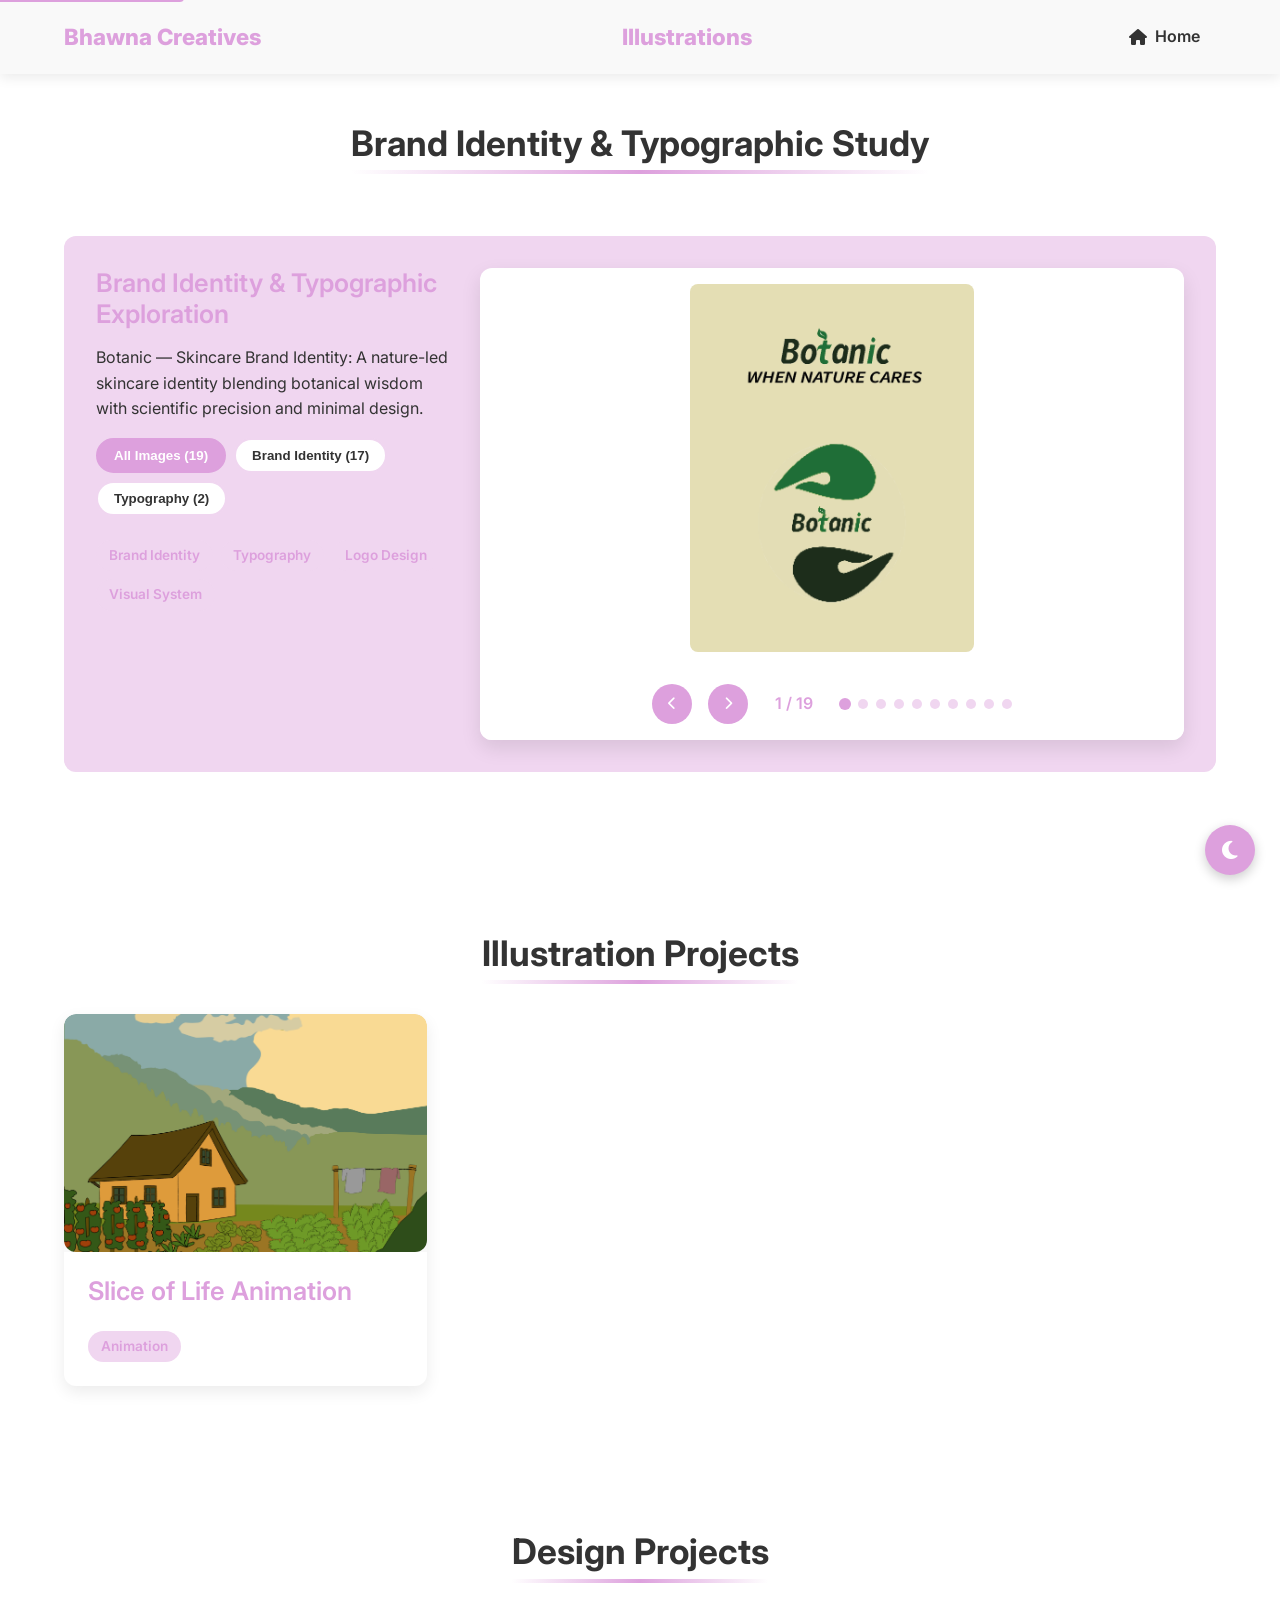
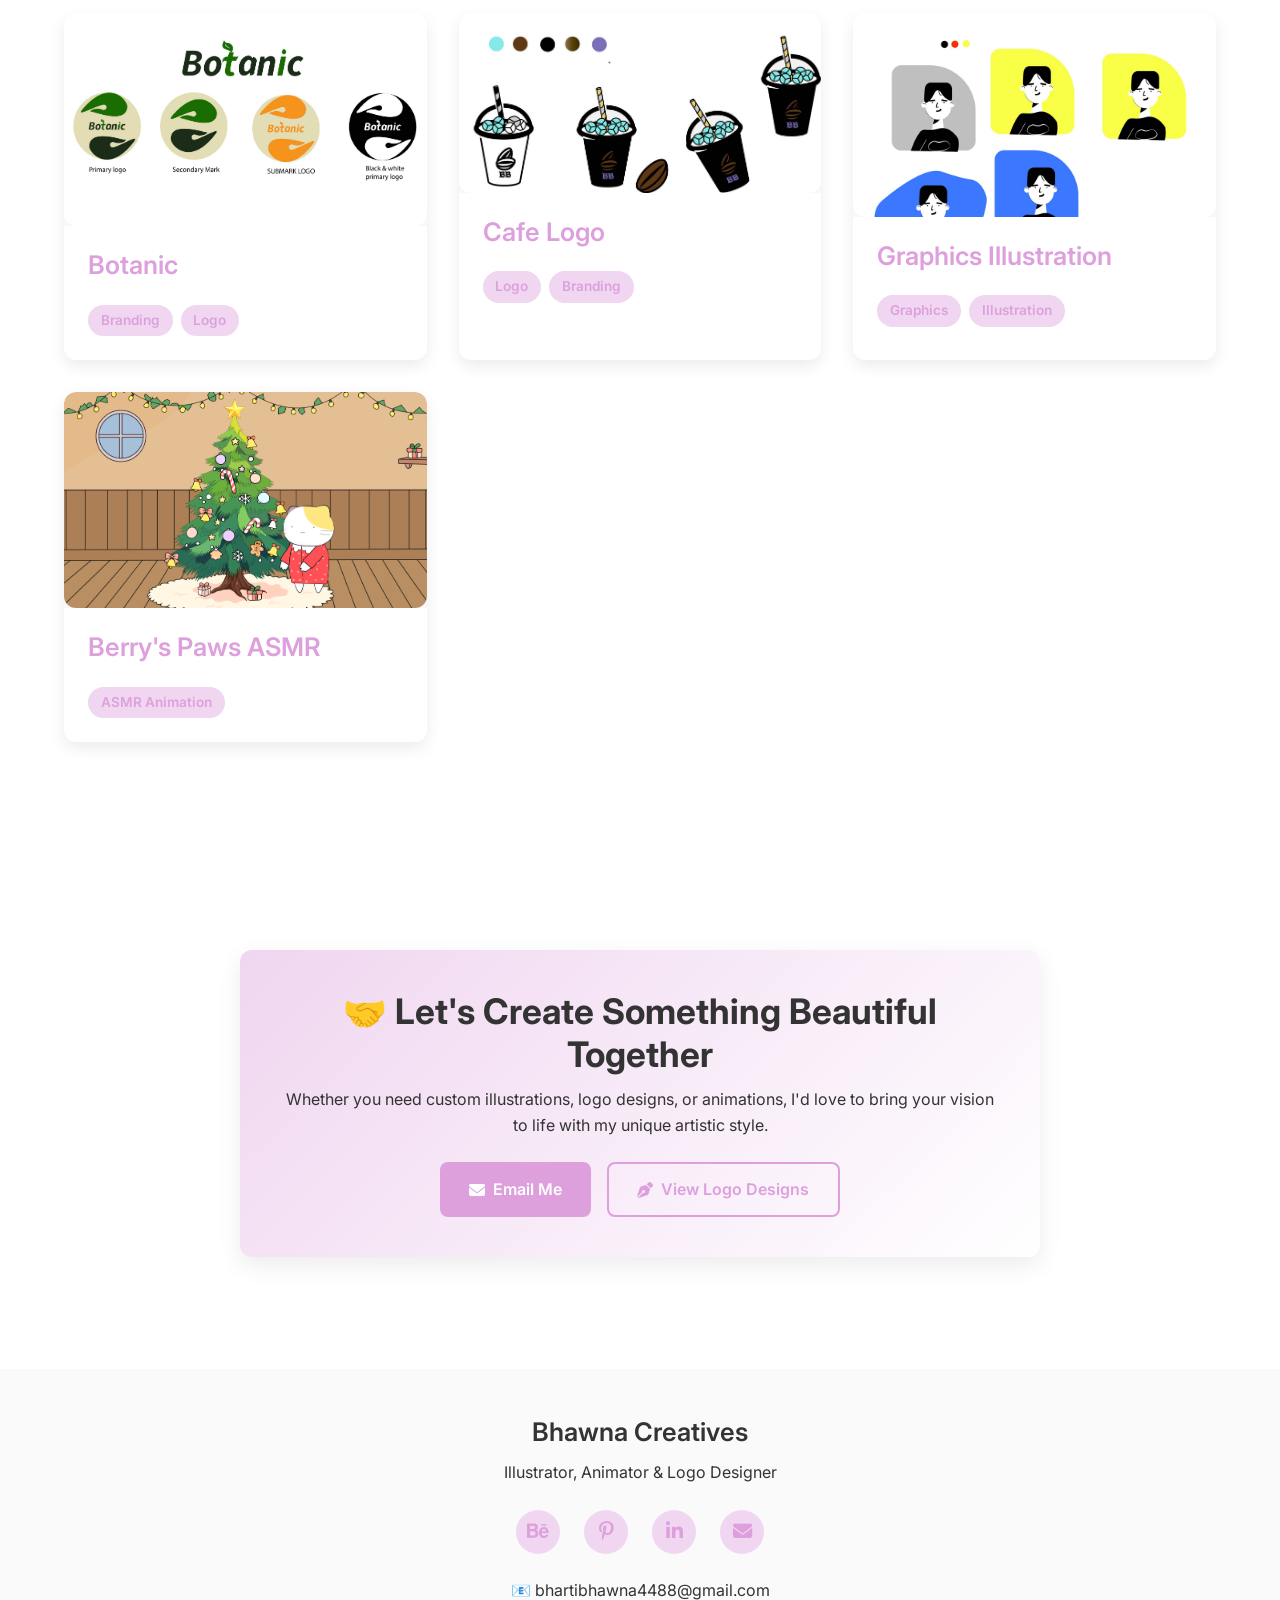
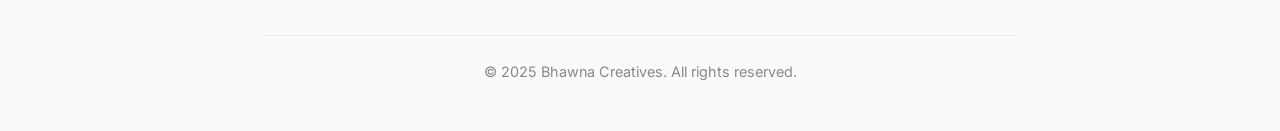
<file: illustrations.html>
<!DOCTYPE html>
<html lang="en">
<head>
  <meta charset="UTF-8" />
  <meta name="viewport" content="width=device-width, initial-scale=1.0"/>
  <meta name="description" content="Bhawna Creatives - Portfolio of illustrations, animations, and logo designs">
  <title>Illustrations & Logo Designs | Bhawna Creatives</title>
  <link href="https://fonts.googleapis.com/css2?family=Inter:wght@400;500;600;700;800&display=swap" rel="stylesheet">
  <link rel="stylesheet" href="https://cdnjs.cloudflare.com/ajax/libs/font-awesome/6.4.0/css/all.min.css">
  <style>
    /* CSS Variables for consistent theming */
    :root {
      --primary: #dda0dd;
      --primary-light: #f0d6f0;
      --secondary: #ffc0cb;
      --text-dark: #333;
      --text-light: #f0f0f0;
      --bg-light: #fff;
      --bg-card-light: #fff;
      --bg-nav-light: #f9f9f9;
      --bg-footer-light: #fafafa;
      --shadow-light: rgba(0, 0, 0, 0.08);
      --transition: all 0.3s ease;
      --border-radius: 12px;
      --section-spacing: 3rem;
      --container-max: 1200px;
    }

    .dark-theme {
      --primary: #c97bc9;
      --primary-light: #2a1e2a;
      --secondary: #e8a0a8;
      --text-dark: #f0f0f0;
      --text-light: #f0f0f0;
      --bg-light: #121212;
      --bg-card-light: #1e1e1e;
      --bg-nav-light: #1a1a1a;
      --bg-footer-light: #1e1e1e;
      --shadow-light: rgba(255, 255, 255, 0.05);
    }

    /* RESET & BASE */
    * {
      margin: 0;
      padding: 0;
      box-sizing: border-box;
    }

    html {
      scroll-behavior: smooth;
    }

    body {
      font-family: 'Inter', sans-serif;
      background-color: var(--bg-light);
      color: var(--text-dark);
      line-height: 1.6;
      transition: var(--transition);
      overflow-x: hidden;
    }

    img {
      max-width: 100%;
      height: auto;
      display: block;
      border-radius: var(--border-radius);
    }

    h1, h2, h3 {
      margin-bottom: 0.75rem;
      line-height: 1.2;
    }

    h1 {
      font-size: clamp(2rem, 5vw, 3rem);
      font-weight: 800;
    }

    h2 {
      font-size: clamp(1.5rem, 4vw, 2.2rem);
      font-weight: 700;
    }

    h3 {
      font-size: clamp(1.2rem, 3vw, 1.6rem);
      font-weight: 600;
    }

    p {
      margin-bottom: 1rem;
    }

    a {
      text-decoration: none;
      color: inherit;
      transition: var(--transition);
    }

    .container {
      width: 100%;
      max-width: var(--container-max);
      margin: 0 auto;
      padding: 0 1.5rem;
    }

    .section {
      padding: var(--section-spacing) 0;
    }

    /* HEADER */
    header {
      text-align: center;
      padding: 4rem 1rem;
      background: linear-gradient(135deg, var(--secondary), var(--primary));
      color: white;
      position: relative;
      overflow: hidden;
    }

    header::before {
      content: '';
      position: absolute;
      top: 0;
      left: 0;
      width: 100%;
      height: 100%;
      background: url('data:image/svg+xml,<svg xmlns="http://www.w3.org/2000/svg" viewBox="0 0 100 100" preserveAspectRatio="none" opacity="0.1"><path d="M0,0 L100,0 L100,100 Z" fill="white"/></svg>');
      background-size: cover;
    }

    .header-content {
      position: relative;
      z-index: 1;
    }

    header p {
      font-size: clamp(1rem, 3vw, 1.3rem);
      font-weight: 600;
      max-width: 700px;
      margin: 0 auto;
    }

    /* NAVIGATION */
    nav {
      background-color: var(--bg-nav-light);
      padding: 1rem 0;
      position: sticky;
      top: 0;
      z-index: 100;
      box-shadow: 0 4px 12px var(--shadow-light);
      transition: var(--transition);
    }

    .nav-container {
      display: flex;
      justify-content: space-between;
      align-items: center;
      flex-wrap: wrap;
    }

    .logo {
      font-weight: 800;
      font-size: 1.4rem;
      color: var(--primary);
    }

    .nav-links {
      display: flex;
      gap: 1.5rem;
      flex-wrap: wrap;
    }

    .nav-links a {
      padding: 0.5rem 1rem;
      border-radius: 8px;
      font-weight: 600;
      display: flex;
      align-items: center;
      gap: 0.5rem;
    }

    .nav-links a:hover {
      background-color: var(--primary-light);
      color: var(--primary);
    }

    /* MAIN CONTENT */
    .intro {
      max-width: 800px;
      margin: 0 auto 2rem;
      text-align: center;
      font-size: 1.1rem;
      padding: 0 1rem;
    }

    /* PROJECT CARDS GRID */
    .section-title {
      text-align: center;
      margin-bottom: 2.5rem;
      position: relative;
      display: inline-block;
      left: 50%;
      transform: translateX(-50%);
    }

    .section-title::after {
      content: '';
      position: absolute;
      bottom: -10px;
      left: 0;
      width: 100%;
      height: 4px;
      background: linear-gradient(to right, transparent, var(--primary), transparent);
    }

    .projects-grid {
      display: grid;
      grid-template-columns: repeat(auto-fill, minmax(300px, 1fr));
      gap: 2rem;
      margin-bottom: 3rem;
    }

    .project-card {
      background-color: var(--bg-card-light);
      border-radius: var(--border-radius);
      overflow: hidden;
      box-shadow: 0 6px 16px var(--shadow-light);
      transition: var(--transition);
      height: 100%;
      display: flex;
      flex-direction: column;
    }

    .project-card:hover {
      transform: translateY(-8px);
      box-shadow: 0 12px 24px var(--shadow-light);
    }

    .project-image {
      overflow: hidden;
      display: flex;
      justify-content: center;
      align-items: center;
      background-color: #f8f8f8;
    }

    .project-image img {
      width: 100%;
      height: auto;
      max-height: 250px;
      object-fit: contain;
      transition: transform 0.5s ease;
    }

    .project-card:hover .project-image img {
      transform: scale(1.05);
    }

    .project-content {
      padding: 1.5rem;
      flex-grow: 1;
      display: flex;
      flex-direction: column;
    }

    .project-content h3 {
      margin-bottom: 0.5rem;
      color: var(--primary);
    }

    .project-content p {
      flex-grow: 1;
    }

    .project-tags {
      display: flex;
      flex-wrap: wrap;
      gap: 0.5rem;
      margin-top: 1rem;
    }

    .project-tag {
      background-color: var(--primary-light);
      color: var(--primary);
      padding: 0.3rem 0.8rem;
      border-radius: 20px;
      font-size: 0.85rem;
      font-weight: 600;
    }

    /* NEW: Special card for multiple images */
    .multi-image-grid {
      display: grid;
      grid-template-columns: repeat(3, 1fr);
      gap: 10px;
      padding: 10px;
    }

    .multi-image-grid img {
      width: 100%;
      height: auto;
      border-radius: 8px;
      object-fit: cover;
    }

    /* BRAND IDENTITY SECTION */
    .brand-section {
      background-color: var(--primary-light);
      border-radius: var(--border-radius);
      overflow: hidden;
      margin: 2rem 0 4rem;
      padding: 2rem;
    }

    .brand-content {
      display: flex;
      flex-direction: column;
      gap: 2rem;
    }

    @media (min-width: 768px) {
      .brand-content {
        flex-direction: row;
      }
    }

    .brand-info {
      flex: 1;
    }

    .brand-info h3 {
      color: var(--primary);
      margin-bottom: 1rem;
    }

    .brand-slideshow {
      flex: 2;
      position: relative;
      border-radius: var(--border-radius);
      overflow: hidden;
      box-shadow: 0 8px 20px rgba(0, 0, 0, 0.1);
      background-color: var(--bg-card-light);
    }

    .slideshow-container {
      position: relative;
      height: 400px;
      overflow: hidden;
      border-radius: var(--border-radius);
    }

    .slide {
      position: absolute;
      top: 0;
      left: 0;
      width: 100%;
      height: 100%;
      opacity: 0;
      transition: opacity 0.8s ease-in-out;
      display: flex;
      align-items: center;
      justify-content: center;
      padding: 1rem;
    }

    .slide.active {
      opacity: 1;
    }

    .slide img {
      max-width: 100%;
      max-height: 100%;
      object-fit: contain;
      border-radius: 8px;
    }

    .slideshow-controls {
      display: flex;
      justify-content: center;
      align-items: center;
      padding: 1rem;
      gap: 1rem;
      background-color: var(--bg-card-light);
    }

    .slideshow-nav {
      display: flex;
      gap: 1rem;
    }

    .slideshow-btn {
      background-color: var(--primary);
      color: white;
      border: none;
      width: 40px;
      height: 40px;
      border-radius: 50%;
      cursor: pointer;
      display: flex;
      align-items: center;
      justify-content: center;
      transition: var(--transition);
    }

    .slideshow-btn:hover {
      background-color: var(--secondary);
      transform: scale(1.1);
    }

    .slideshow-dots {
      display: flex;
      gap: 8px;
      flex-wrap: wrap;
      justify-content: center;
    }

    .dot {
      width: 10px;
      height: 10px;
      border-radius: 50%;
      background-color: var(--primary-light);
      cursor: pointer;
      transition: var(--transition);
    }

    .dot.active {
      background-color: var(--primary);
      transform: scale(1.2);
    }

    .slideshow-counter {
      font-weight: 600;
      color: var(--primary);
      min-width: 60px;
      text-align: center;
    }

    .project-category {
      display: flex;
      gap: 0.5rem;
      margin-top: 1rem;
      flex-wrap: wrap;
    }

    .category-btn {
      background-color: var(--bg-card-light);
      color: var(--text-dark);
      border: 2px solid var(--primary-light);
      padding: 0.5rem 1rem;
      border-radius: 20px;
      cursor: pointer;
      font-weight: 600;
      transition: var(--transition);
    }

    .category-btn.active {
      background-color: var(--primary);
      color: white;
      border-color: var(--primary);
    }

    /* CTA BOX */
    .cta-box {
      max-width: 800px;
      margin: 4rem auto;
      padding: 2.5rem;
      background: linear-gradient(135deg, var(--primary-light), var(--bg-card-light));
      border-radius: var(--border-radius);
      text-align: center;
      box-shadow: 0 8px 24px var(--shadow-light);
    }

    .cta-buttons {
      display: flex;
      justify-content: center;
      flex-wrap: wrap;
      gap: 1rem;
      margin-top: 1.5rem;
    }

    .btn {
      display: inline-flex;
      align-items: center;
      gap: 0.5rem;
      padding: 0.8rem 1.8rem;
      background-color: var(--primary);
      color: white;
      border-radius: 8px;
      font-weight: 600;
      transition: var(--transition);
      border: none;
      cursor: pointer;
    }

    .btn:hover {
      background-color: var(--secondary);
      transform: translateY(-3px);
      box-shadow: 0 6px 12px rgba(0, 0, 0, 0.15);
    }

    .btn-outline {
      background-color: transparent;
      border: 2px solid var(--primary);
      color: var(--primary);
    }

    .btn-outline:hover {
      background-color: var(--primary);
      color: white;
    }

    /* FOOTER */
    footer {
      background-color: var(--bg-footer-light);
      padding: 3rem 0 2rem;
      text-align: center;
    }

    .footer-content {
      max-width: 800px;
      margin: 0 auto;
    }

    .social-links {
      display: flex;
      justify-content: center;
      gap: 1.5rem;
      margin: 1.5rem 0;
    }

    .social-links a {
      display: inline-flex;
      align-items: center;
      justify-content: center;
      width: 44px;
      height: 44px;
      background-color: var(--primary-light);
      border-radius: 50%;
      color: var(--primary);
      font-size: 1.2rem;
      transition: var(--transition);
    }

    .social-links a:hover {
      background-color: var(--primary);
      color: white;
      transform: translateY(-3px);
    }

    .copyright {
      font-size: 0.9rem;
      color: #888;
      margin-top: 2rem;
      padding-top: 1.5rem;
      border-top: 1px solid #eee;
    }

    .dark-theme .copyright {
      border-top-color: #333;
    }

    /* DARK MODE TOGGLE */
    .theme-toggle {
      position: fixed;
      bottom: 25px;
      right: 25px;
      width: 50px;
      height: 50px;
      border-radius: 50%;
      background-color: var(--primary);
      color: white;
      border: none;
      cursor: pointer;
      display: flex;
      align-items: center;
      justify-content: center;
      font-size: 1.3rem;
      box-shadow: 0 4px 12px rgba(0, 0, 0, 0.2);
      z-index: 99;
      transition: var(--transition);
    }

    .theme-toggle:hover {
      transform: scale(1.1);
    }

    /* RESPONSIVE DESIGN */
    @media (max-width: 768px) {
      .nav-container {
        flex-direction: column;
        gap: 1rem;
      }
      
      .nav-links {
        justify-content: center;
      }
      
      .projects-grid {
        grid-template-columns: repeat(auto-fill, minmax(280px, 1fr));
        gap: 1.5rem;
      }
      
      .cta-box {
        margin: 2rem auto;
        padding: 1.5rem;
      }
      
      .section {
        padding: 2rem 0;
      }
      
      .theme-toggle {
        bottom: 20px;
        right: 20px;
        width: 45px;
        height: 45px;
      }
      
      /* Adjust multi-image grid for mobile */
      .multi-image-grid {
        grid-template-columns: repeat(2, 1fr);
      }
      
      .slideshow-container {
        height: 300px;
      }
      
      .brand-content {
        flex-direction: column;
      }
    }

    @media (max-width: 480px) {
      .projects-grid {
        grid-template-columns: 1fr;
      }
      
      .nav-links {
        flex-direction: column;
        align-items: center;
        gap: 0.5rem;
        width: 100%;
      }
      
      .nav-links a {
        width: 100%;
        justify-content: center;
      }
      
      .cta-buttons {
        flex-direction: column;
        align-items: center;
      }
      
      .btn {
        width: 100%;
        justify-content: center;
      }
      
      /* Single column for multi-image grid on small screens */
      .multi-image-grid {
        grid-template-columns: 1fr;
      }
      
      .slideshow-container {
        height: 250px;
      }
      
      .slideshow-controls {
        flex-direction: column;
      }
      
      .slideshow-nav {
        order: 2;
      }
      
      .slideshow-counter {
        order: 1;
      }
      
      .slideshow-dots {
        order: 3;
        margin-top: 0.5rem;
      }
    }

    /* SKIP TO CONTENT FOR ACCESSIBILITY */
    .skip-to-content {
      position: absolute;
      top: -40px;
      left: 0;
      background: var(--primary);
      color: white;
      padding: 8px 16px;
      border-radius: 0 0 4px 0;
      z-index: 101;
    }

    .skip-to-content:focus {
      top: 0;
    }
  </style>
</head>
<body>
  <!-- Skip to content link for accessibility -->
  <a href="#main-content" class="skip-to-content">Skip to main content</a>

  <!-- NAVIGATION -->
  <nav>
    <div class="container nav-container">
      <div class="logo">Bhawna Creatives</div>
       <div class="logo">Illustrations</div>
      <div class="nav-links">
        <a href="index.html"><i class="fas fa-home"></i> Home</a>
      </div>
    </div>
  </nav>

  <!-- MAIN CONTENT -->
  <main id="main-content" class="container">

    <!-- BRAND IDENTITY & TYPOGRAPHIC STUDY SECTION -->
    <section id="brand-identity" class="section">
      <h2 class="section-title">Brand Identity & Typographic Study</h2>
      
      <div class="brand-section">
        <div class="brand-content">
          <div class="brand-info">
            <h3>Brand Identity & Typographic Exploration</h3>
            <p>Botanic — Skincare Brand Identity:
A nature-led skincare identity blending botanical wisdom with scientific precision and minimal design.</p>
            
            <div class="project-category">
              <button class="category-btn active" data-category="all">All Images (19)</button>
              <button class="category-btn" data-category="brand">Brand Identity (17)</button>
              <button class="category-btn" data-category="typo">Typography (2)</button>
            </div>
            
            <div class="project-tags" style="margin-top: 1.5rem;">
              <span class="project-tag">Brand Identity</span>
              <span class="project-tag">Typography</span>
              <span class="project-tag">Logo Design</span>
              <span class="project-tag">Visual System</span>
            </div>
          </div>
          
          <div class="brand-slideshow">
            <div class="slideshow-container" id="slideshow-container">
              <!-- Brand Identity Images (17 images) -->
              <div class="slide active" data-category="brand">
                <img src="q1.png" alt="Brand Identity - Logo Exploration">
              </div>
              <div class="slide" data-category="brand">
                <img src="q2.png" alt="Brand Identity - Color Palette">
              </div>
              <div class="slide" data-category="brand">
                <img src="q3.png" alt="Brand Identity - Stationery Design">
              </div>
              <div class="slide" data-category="brand">
                <img src="q4.png" alt="Brand Identity - Brand Applications">
              </div>
              <div class="slide" data-category="brand">
                <img src="q5.png" alt="Brand Identity - Packaging Mockup">
              </div>
              <div class="slide" data-category="brand">
                <img src="q6.png" alt="Brand Identity - Digital Applications">
              </div>
              <div class="slide" data-category="brand">
                <img src="q7.png" alt="Brand Identity - Logo Exploration">
              </div>
              <div class="slide" data-category="brand">
                <img src="q8.png" alt="Brand Identity - Color Palette">
              </div>
              <div class="slide" data-category="brand">
                <img src="q9.png" alt="Brand Identity - Stationery Design">
              </div>
              <div class="slide" data-category="brand">
                <img src="q10.png" alt="Brand Identity - Brand Applications">
              </div>
              <div class="slide" data-category="brand">
                <img src="q11.png" alt="Brand Identity - Packaging Mockup">
              </div>
              <div class="slide" data-category="brand">
                <img src="q12.png" alt="Brand Identity - Digital Applications">
              </div>
              <div class="slide" data-category="brand">
                <img src="q13.png" alt="Brand Identity - Digital Applications">
              </div>
              <div class="slide" data-category="brand">
                <img src="q14.png" alt="Brand Identity - Logo Exploration">
              </div>
              <div class="slide" data-category="brand">
                <img src="q15.png" alt="Brand Identity - Color Palette">
              </div>
              <div class="slide" data-category="brand">
                <img src="q16.png" alt="Brand Identity - Stationery Design">
              </div>
              <div class="slide" data-category="brand">
                <img src="q17.png" alt="Brand Identity - Brand Applications">
              </div>
              <!-- Typographic Study Images (2 images) -->
              <div class="slide" data-category="typo">
                <img src="q21.png" alt="Typographic Study">
              </div>
              <div class="slide" data-category="typo">
                <img src="q20.png" alt="Typographic Study">
              </div>
            </div>
            
            <div class="slideshow-controls">
              <div class="slideshow-nav">
                <button class="slideshow-btn prev-btn">
                  <i class="fas fa-chevron-left"></i>
                </button>
                <button class="slideshow-btn next-btn">
                  <i class="fas fa-chevron-right"></i>
                </button>
              </div>
              
              <div class="slideshow-counter">
                <span id="current-slide">1</span> / <span id="total-slides">19</span>
              </div>
              
              <div class="slideshow-dots" id="slideshow-dots">
                <!-- Dots will be generated by JavaScript -->
              </div>
            </div>
          </div>
        </div>
      </div>
    </section>

    <!-- ILLUSTRATIONS SECTION -->
    <section class="section">
      <h2 class="section-title">Illustration Projects</h2>
      
      <div class="projects-grid">
        <!-- Animation Project -->
        <div class="project-card">
          <div class="project-image">
            <img src="b1.png" alt="Animation project">
          </div>
          <div class="project-content">
            <h3>Slice of Life Animation</h3>
            <div class="project-tags">
              <span class="project-tag">Animation</span>
            </div>
          </div>
        </div>
      </div>
    </section>

    <!-- LOGO DESIGNS SECTION -->
    <section id="logo-designs" class="section">
      <h2 class="section-title">Design Projects</h2>
      
      <div class="projects-grid">
        <!-- Botanic Logo -->
        <div class="project-card">
          <div class="project-image">
            <img src="BP2.jpg" alt="Botanic logo design">
          </div>
          <div class="project-content">
            <h3>Botanic</h3>
            <div class="project-tags">
              <span class="project-tag">Branding</span>
              <span class="project-tag">Logo</span>
            </div>
          </div>
        </div>

        <!-- Cafe Logo -->
        <div class="project-card">
          <div class="project-image">
            <img src="BP3.jpg" alt="Cafe logo design">
          </div>
          <div class="project-content">
            <h3>Cafe Logo</h3>
            <div class="project-tags">
              <span class="project-tag">Logo</span>
              <span class="project-tag">Branding</span>
            </div>
          </div>
        </div>

        <!-- Graphics Illustration -->
        <div class="project-card">
          <div class="project-image">
            <img src="BP4.jpg" alt="Graphics illustration">
          </div>
          <div class="project-content">
            <h3>Graphics Illustration</h3>
            <div class="project-tags">
              <span class="project-tag">Graphics</span>
              <span class="project-tag">Illustration</span>
            </div>
          </div>
        </div>

        <!-- Branding Project - Multi Image Card -->
           <!-- Berry's Paws ASMR -->
        <div class="project-card">
          <div class="project-image">
            <img src="b4.png" alt="Berry's paws ASMR illustration">
          </div>
          <div class="project-content">
            <h3>Berry's Paws ASMR</h3>
            <div class="project-tags">
              <span class="project-tag">ASMR Animation</span>
            </div>
          </div>
        </div>
      </div>
    </section>

    <!-- CTA SECTION -->
    <section class="section">
      <div class="cta-box">
        <h2>🤝 Let's Create Something Beautiful Together</h2>
        <p>Whether you need custom illustrations, logo designs, or animations, I'd love to bring your vision to life with my unique artistic style.</p>
        <div class="cta-buttons">
          <a href="mailto:bhartibhawna4488@gmail.com" class="btn">
            <i class="fas fa-envelope"></i> Email Me
          </a>
          <a href="#logo-designs" class="btn btn-outline">
            <i class="fas fa-pen-nib"></i> View Logo Designs
          </a>
        </div>
      </div>
    </section>
  </main>

  <!-- FOOTER -->
  <footer>
    <div class="container footer-content">
      <h3>Bhawna Creatives</h3>
      <p>Illustrator, Animator & Logo Designer</p>
      
      <div class="social-links">
        <a href="https://www.behance.net/bhawnabharti48" target="_blank" aria-label="Behance">
          <i class="fab fa-behance"></i>
        </a>
        <a href="https://pin.it/7BvtTQsCY" target="_blank" aria-label="Pinterest">
          <i class="fab fa-pinterest-p"></i>
        </a>
        <a href="https://www.linkedin.com/in/bhawna-bharti-25ba2a316" target="_blank" aria-label="LinkedIn">
          <i class="fab fa-linkedin-in"></i>
        </a>
        <a href="mailto:bhartibhawna4488@gmail.com" aria-label="Email">
          <i class="fas fa-envelope"></i>
        </a>
      </div>
      
      <p>📧 bhartibhawna4488@gmail.com</p>
      <div class="copyright">
        <p>© 2025 Bhawna Creatives. All rights reserved.</p>
      </div>
    </div>
  </footer>

  <!-- DARK MODE TOGGLE -->
  <button class="theme-toggle" aria-label="Toggle dark mode">
    <i class="fas fa-moon"></i>
  </button>

  <!-- JAVASCRIPT -->
  <script>
    // Theme Toggle Functionality
    const themeToggle = document.querySelector('.theme-toggle');
    const themeIcon = themeToggle.querySelector('i');
    
    // Check for saved theme preference or default to light
    if (localStorage.getItem('theme') === 'dark') {
      document.body.classList.add('dark-theme');
      themeIcon.classList.remove('fa-moon');
      themeIcon.classList.add('fa-sun');
    }
    
    // Toggle theme function
    function toggleTheme() {
      document.body.classList.toggle('dark-theme');
      
      if (document.body.classList.contains('dark-theme')) {
        localStorage.setItem('theme', 'dark');
        themeIcon.classList.remove('fa-moon');
        themeIcon.classList.add('fa-sun');
      } else {
        localStorage.setItem('theme', 'light');
        themeIcon.classList.remove('fa-sun');
        themeIcon.classList.add('fa-moon');
      }
    }
    
    themeToggle.addEventListener('click', toggleTheme);
    
    // Smooth scrolling for anchor links
    document.querySelectorAll('a[href^="#"]').forEach(anchor => {
      anchor.addEventListener('click', function(e) {
        e.preventDefault();
        
        const targetId = this.getAttribute('href');
        if (targetId === '#') return;
        
        const targetElement = document.querySelector(targetId);
        if (targetElement) {
          window.scrollTo({
            top: targetElement.offsetTop - 80,
            behavior: 'smooth'
          });
        }
      });
    });

    // Brand Identity Slideshow Functionality
    document.addEventListener('DOMContentLoaded', function() {
      const slides = document.querySelectorAll('.slide');
      const prevBtn = document.querySelector('.prev-btn');
      const nextBtn = document.querySelector('.next-btn');
      const currentSlideEl = document.getElementById('current-slide');
      const totalSlidesEl = document.getElementById('total-slides');
      const slideshowDots = document.getElementById('slideshow-dots');
      const categoryBtns = document.querySelectorAll('.category-btn');
      
      let currentSlide = 0;
      let filteredSlides = Array.from(slides);
      let activeCategory = 'all';
      
      // Initialize slideshow
      function initSlideshow() {
        // Set total slides
        totalSlidesEl.textContent = filteredSlides.length;
        
        // Create dots - only show up to 10 dots for better UX
        slideshowDots.innerHTML = '';
        const maxDots = Math.min(filteredSlides.length, 10);
        for (let i = 0; i < maxDots; i++) {
          const dot = document.createElement('div');
          dot.classList.add('dot');
          if (i === currentSlide % maxDots) dot.classList.add('active');
          dot.addEventListener('click', () => {
            // Calculate which slide to go to based on dot index
            const slideIndex = Math.floor(currentSlide / maxDots) * maxDots + i;
            goToSlide(slideIndex % filteredSlides.length);
          });
          slideshowDots.appendChild(dot);
        }
        
        updateSlideshow();
      }
      
      // Update slideshow display
      function updateSlideshow() {
        // Hide all slides
        slides.forEach(slide => {
          slide.classList.remove('active');
        });
        
        // Show current slide
        if (filteredSlides[currentSlide]) {
          filteredSlides[currentSlide].classList.add('active');
        }
        
        // Update current slide counter
        currentSlideEl.textContent = currentSlide + 1;
        
        // Update dots
        const maxDots = Math.min(filteredSlides.length, 10);
        const dotIndex = currentSlide % maxDots;
        document.querySelectorAll('.dot').forEach((dot, index) => {
          if (index === dotIndex) {
            dot.classList.add('active');
          } else {
            dot.classList.remove('active');
          }
        });
      }
      
      // Go to specific slide
      function goToSlide(index) {
        if (index >= 0 && index < filteredSlides.length) {
          currentSlide = index;
          updateSlideshow();
        }
      }
      
      // Next slide
      function nextSlide() {
        if (currentSlide < filteredSlides.length - 1) {
          currentSlide++;
        } else {
          currentSlide = 0; // Loop back to first slide
        }
        updateSlideshow();
      }
      
      // Previous slide
      function prevSlide() {
        if (currentSlide > 0) {
          currentSlide--;
        } else {
          currentSlide = filteredSlides.length - 1; // Loop to last slide
        }
        updateSlideshow();
      }
      
      // Filter slides by category
      function filterSlides(category) {
        activeCategory = category;
        currentSlide = 0; // Reset to first slide
        
        if (category === 'all') {
          filteredSlides = Array.from(slides);
        } else {
          filteredSlides = Array.from(slides).filter(slide => 
            slide.getAttribute('data-category') === category
          );
        }
        
        // Update category buttons
        categoryBtns.forEach(btn => {
          if (btn.getAttribute('data-category') === category) {
            btn.classList.add('active');
          } else {
            btn.classList.remove('active');
          }
        });
        
        initSlideshow();
      }
      
      // Event listeners
      prevBtn.addEventListener('click', prevSlide);
      nextBtn.addEventListener('click', nextSlide);
      
      // Category filter buttons
      categoryBtns.forEach(btn => {
        btn.addEventListener('click', () => {
          const category = btn.getAttribute('data-category');
          filterSlides(category);
        });
      });
      
      // Auto-advance slideshow every 5 seconds
      let slideshowInterval = setInterval(nextSlide, 5000);
      
      // Pause auto-advance on hover
      const slideshowContainer = document.getElementById('slideshow-container');
      slideshowContainer.addEventListener('mouseenter', () => {
        clearInterval(slideshowInterval);
      });
      
      slideshowContainer.addEventListener('mouseleave', () => {
        slideshowInterval = setInterval(nextSlide, 5000);
      });
      
      // Initialize slideshow
      initSlideshow();
    });

    // Fix for image loading issues
    window.addEventListener('load', function() {
      // Check if all images are loaded
      const images = document.querySelectorAll('img');
      let loadedCount = 0;
      
      images.forEach(img => {
        if (img.complete) {
          loadedCount++;
        } else {
          img.addEventListener('load', function() {
            loadedCount++;
          });
        }
      });
    });

    // Fix for navigation link
    const homeLink = document.querySelector('a[href="index.html"]');
    if (homeLink) {
      homeLink.addEventListener('click', function(e) {
        // You can add logic here if the index.html doesn't exist
        // For now, just let it navigate normally
        console.log('Navigating to home page');
      });
    }
  </script>
</body>
</html>
</file>
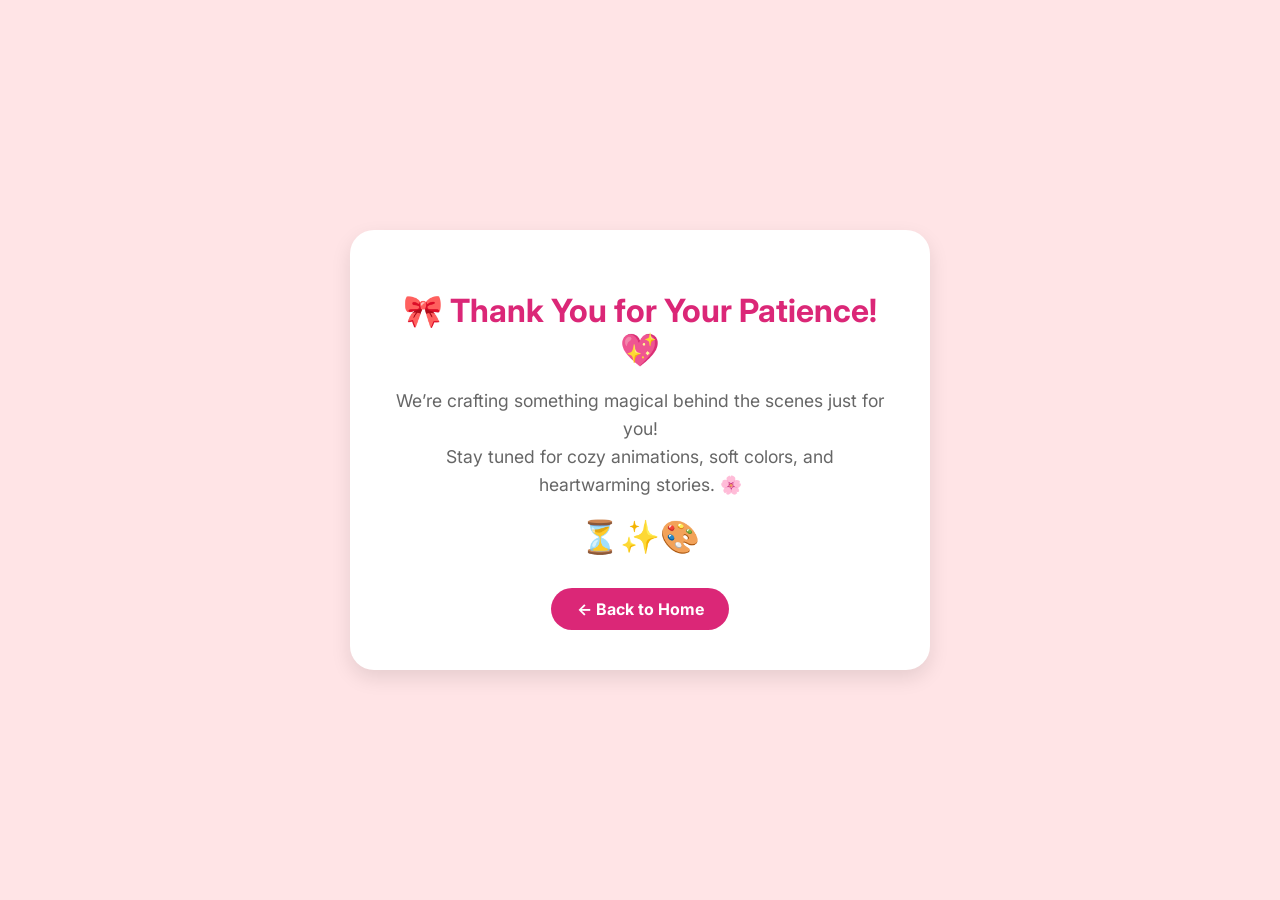
<file: projecta.html>
<!DOCTYPE html>
<html lang="en">
<head>
  <meta charset="UTF-8">
  <meta name="viewport" content="width=device-width, initial-scale=1">
  <title>Upcoming Projects – Bhawna Creatives</title>
  <link href="https://fonts.googleapis.com/css2?family=Inter:wght@400;600;800&display=swap" rel="stylesheet">
  <style>
    :root {
      --lightpink: #ffe4e6;
      --rose: #fbcfe8;
      --hotpink: #db2777;
      --lavender: #f3e8ff;
    }
    body {
      margin: 0;
      font-family: 'Inter', sans-serif;
      background: var(--lightpink);
      color: #444;
      display: flex;
      justify-content: center;
      align-items: center;
      height: 100vh;
      text-align: center;
    }
    .container {
      background: white;
      padding: 2.5rem;
      border-radius: 1.5rem;
      box-shadow: 0 8px 20px rgba(0, 0, 0, 0.1);
      max-width: 500px;
      margin: 1rem;
    }
    h1 {
      color: var(--hotpink);
      font-size: 2rem;
      margin-bottom: 1rem;
    }
    p {
      font-size: 1.1rem;
      color: #666;
      line-height: 1.6;
    }
    .emoji {
      font-size: 2rem;
      margin-top: 1rem;
    }
    a.back-home {
      display: inline-block;
      margin-top: 2rem;
      background: var(--hotpink);
      color: white;
      padding: 0.7rem 1.6rem;
      border-radius: 999px;
      text-decoration: none;
      font-weight: bold;
      transition: background 0.3s ease;
    }
    a.back-home:hover {
      background: #be185d;
    }
  </style>
</head>
<body>

  <div class="container">
    <h1>🎀 Thank You for Your Patience! 💖</h1>
    <p>We’re crafting something magical behind the scenes just for you!<br>
    Stay tuned for cozy animations, soft colors, and heartwarming stories. 🌸</p>
    <div class="emoji">⏳✨🎨</div>
    <a href="index.html" class="back-home">← Back to Home</a>
  </div>

</body>
</html>
</file>
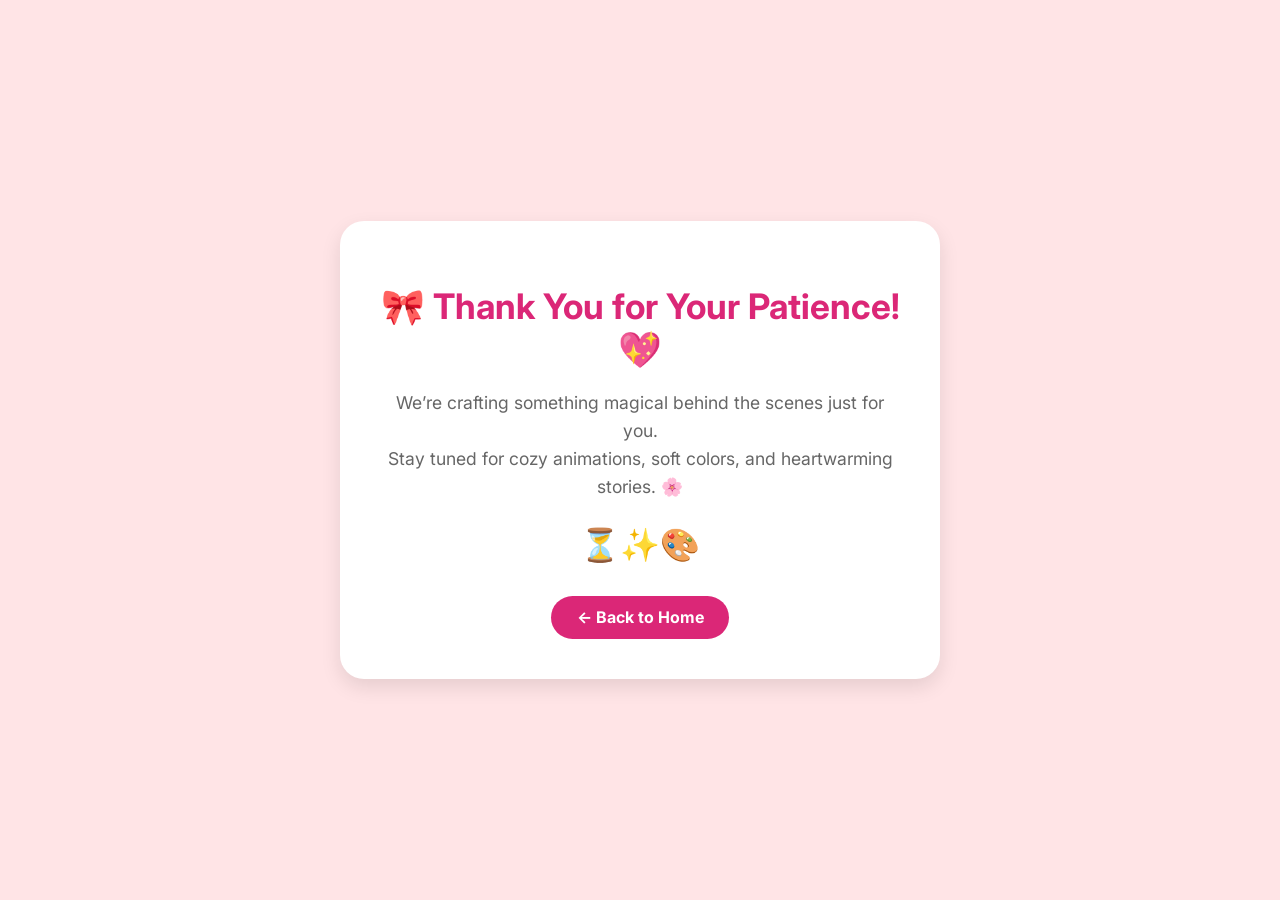
<file: projectsi.html>
<!DOCTYPE html>
<html lang="en">
<head>
  <meta charset="UTF-8">
  <meta name="viewport" content="width=device-width, initial-scale=1">
  <title>Upcoming Projects – Bhawna Creatives</title>
  <link href="https://fonts.googleapis.com/css2?family=Inter:wght@400;600;800&display=swap" rel="stylesheet">
  <style>
    :root {
      --lightpink: #ffe4e6;
      --rose: #fbcfe8;
      --hotpink: #db2777;
      --hotpink-hover: #be185d;
      --lavender: #f3e8ff;
      --white: #fff;
      --text-dark: #333;
      --text-muted: #666;
    }

    * {
      box-sizing: border-box;
    }

    body {
      margin: 0;
      font-family: 'Inter', sans-serif;
      background: var(--lightpink);
      color: var(--text-dark);
      display: flex;
      justify-content: center;
      align-items: center;
      min-height: 100vh;
      padding: 1rem;
    }

    .container {
      background: var(--white);
      padding: 2.5rem;
      border-radius: 1.5rem;
      box-shadow: 0 8px 20px rgba(0, 0, 0, 0.1);
      max-width: 600px;
      width: 100%;
      text-align: center;
      animation: fadeIn 0.8s ease-out;
    }

    @keyframes fadeIn {
      from {
        opacity: 0;
        transform: translateY(20px);
      }
      to {
        opacity: 1;
        transform: translateY(0);
      }
    }

    h1 {
      color: var(--hotpink);
      font-size: 2.2rem;
      margin-bottom: 1rem;
    }

    p {
      font-size: 1.1rem;
      color: var(--text-muted);
      line-height: 1.6;
      margin-bottom: 1.5rem;
    }

    .emoji {
      font-size: 2rem;
      margin-bottom: 2rem;
    }

    a.back-home {
      display: inline-block;
      background: var(--hotpink);
      color: var(--white);
      padding: 0.7rem 1.6rem;
      border-radius: 999px;
      text-decoration: none;
      font-weight: bold;
      transition: background 0.3s ease;
    }

    a.back-home:hover {
      background: var(--hotpink-hover);
    }

    @media (max-width: 480px) {
      h1 {
        font-size: 1.8rem;
      }
      p {
        font-size: 1rem;
      }
      .container {
        padding: 2rem;
      }
    }
  </style>
</head>
<body>

  <div class="container">
    <h1>🎀 Thank You for Your Patience! 💖</h1>
    <p>We’re crafting something magical behind the scenes just for you.<br>
    Stay tuned for cozy animations, soft colors, and heartwarming stories. 🌸</p>
    <div class="emoji">⏳✨🎨</div>
    <a href="index.html" class="back-home">← Back to Home</a>
  </div>

</body>
</html>
</file>
